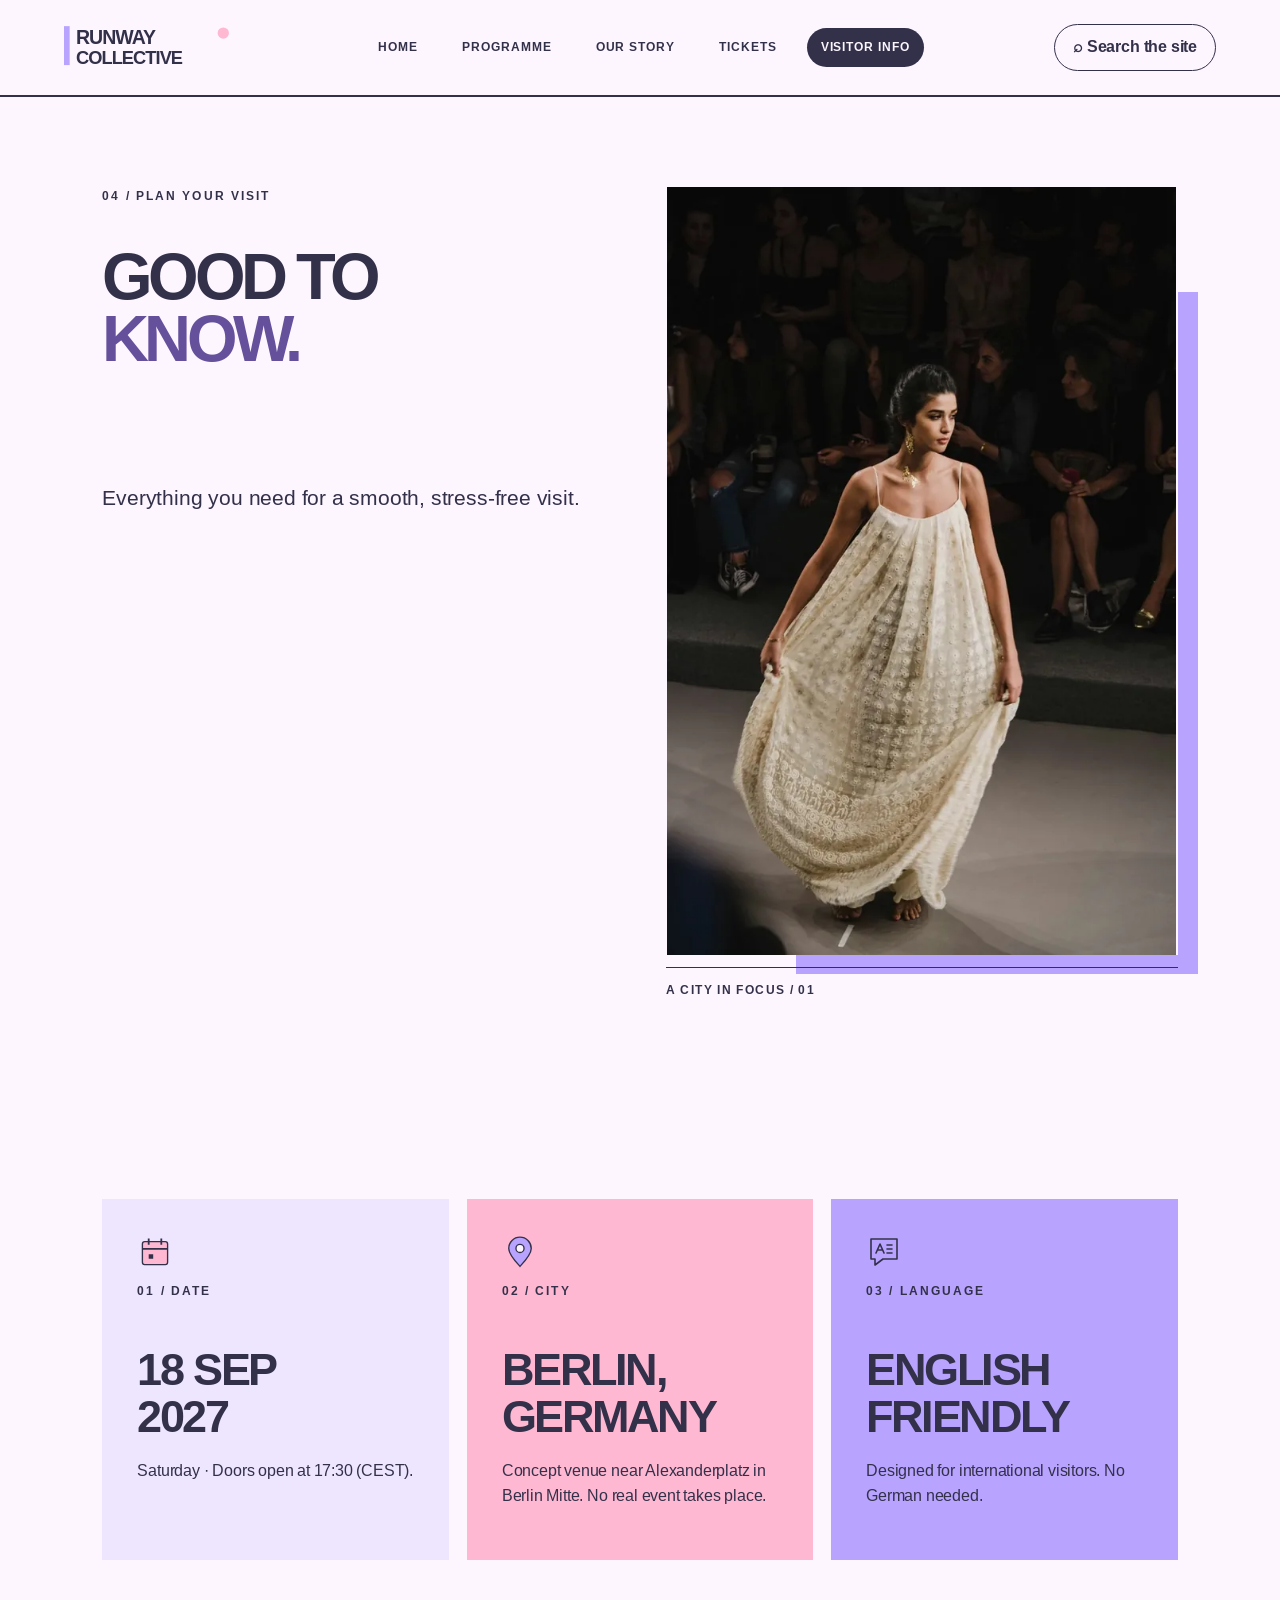
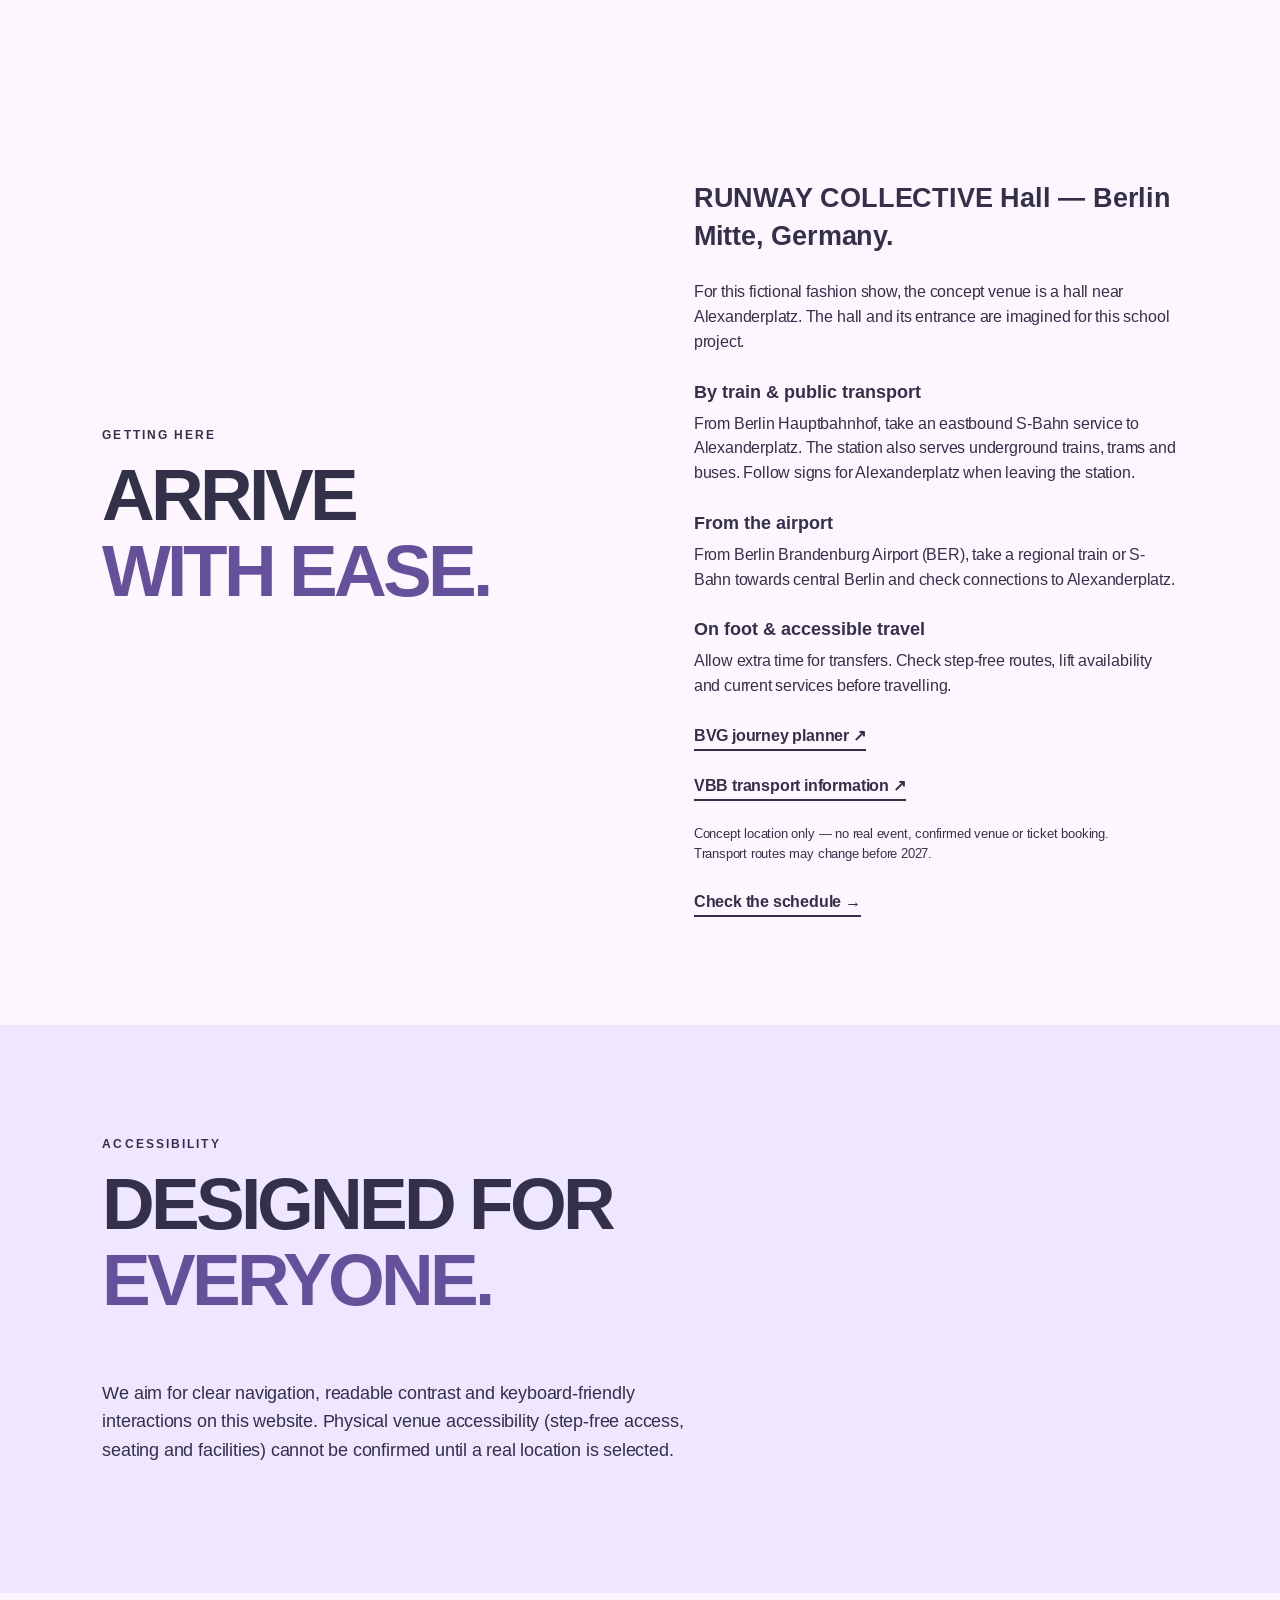
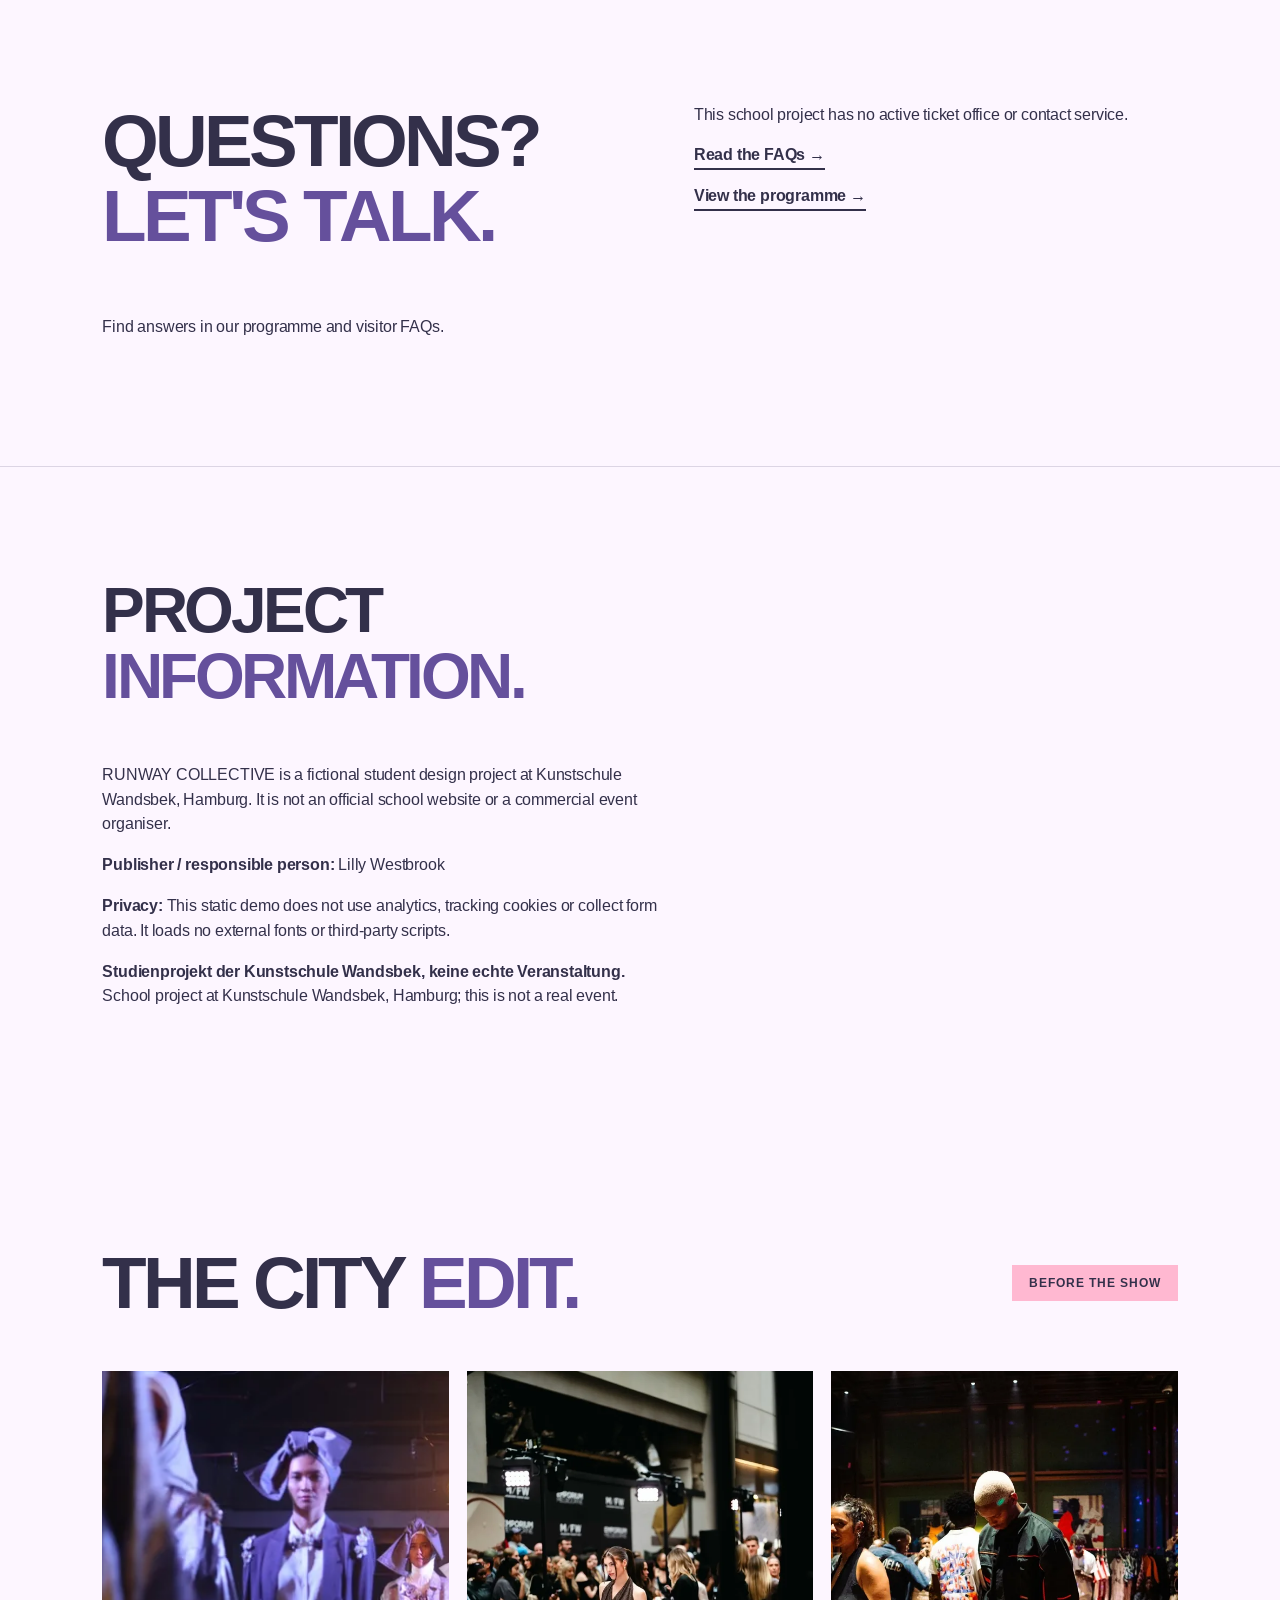
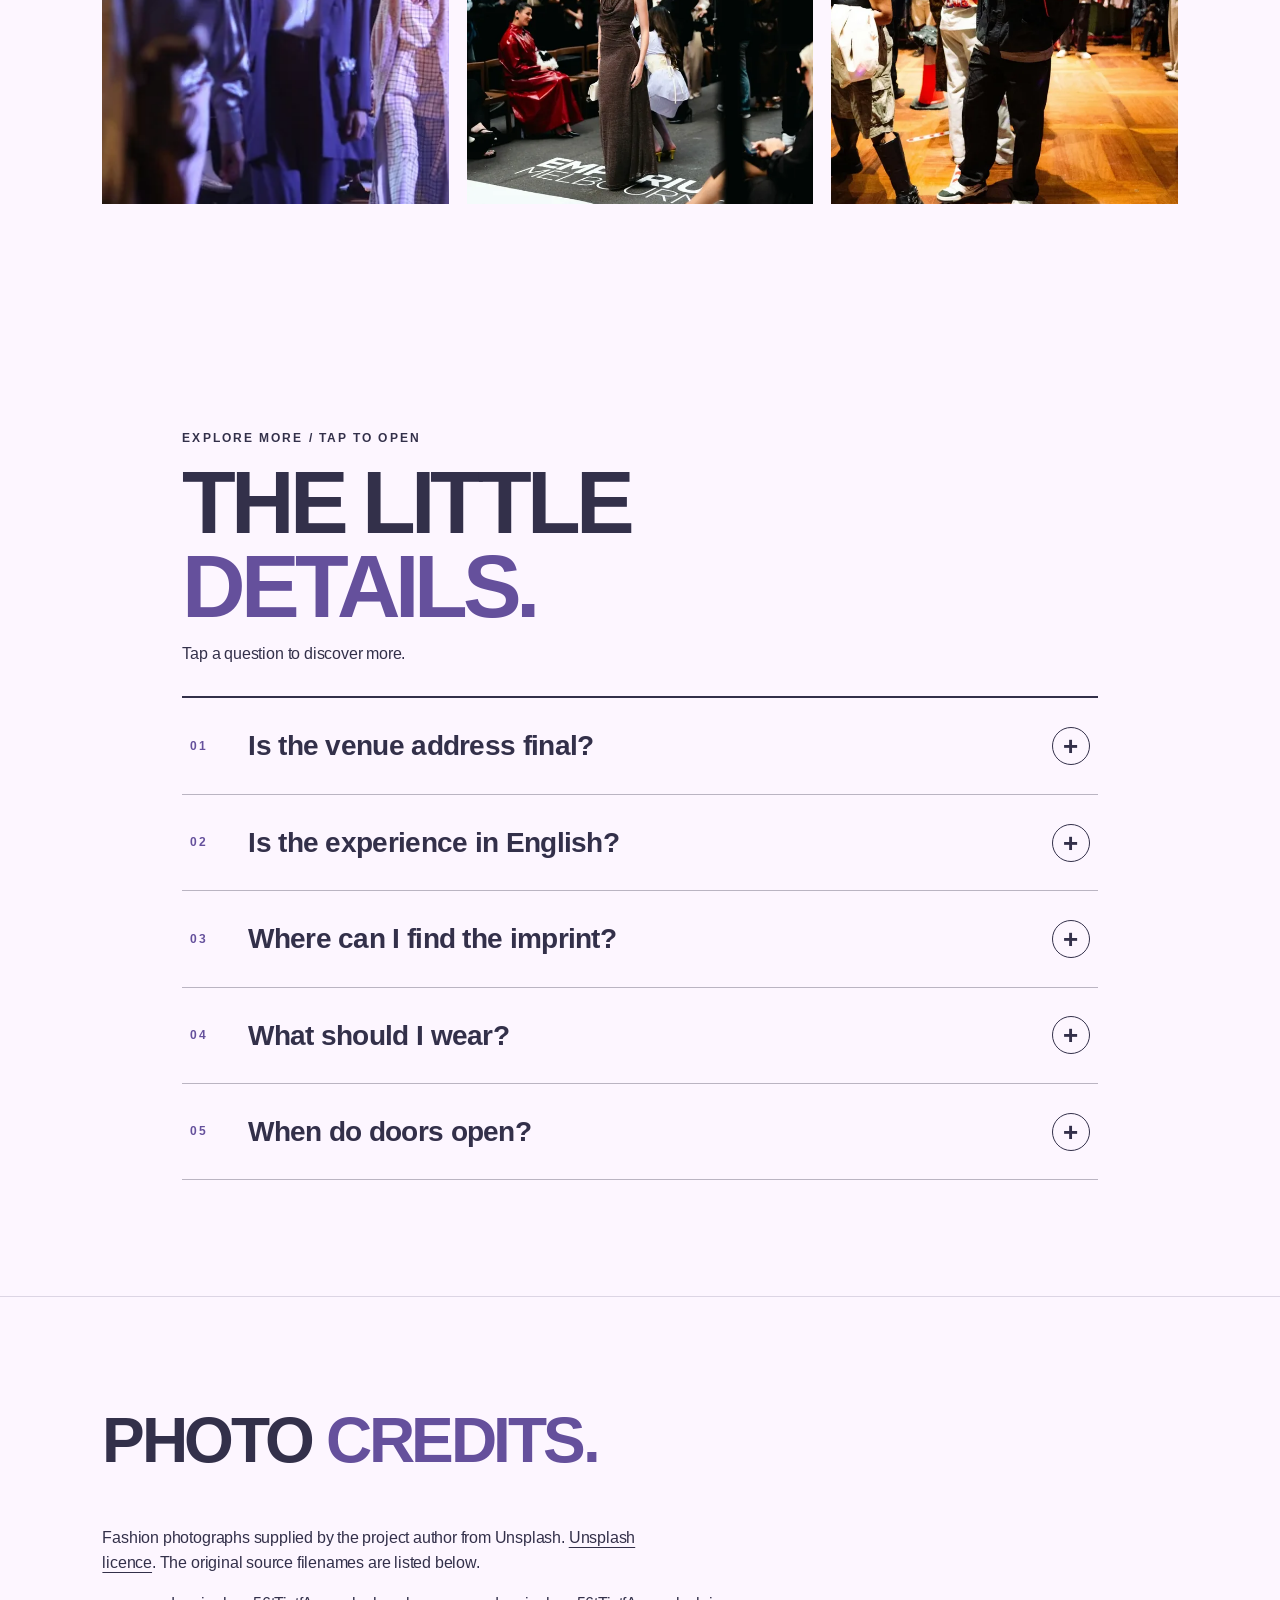
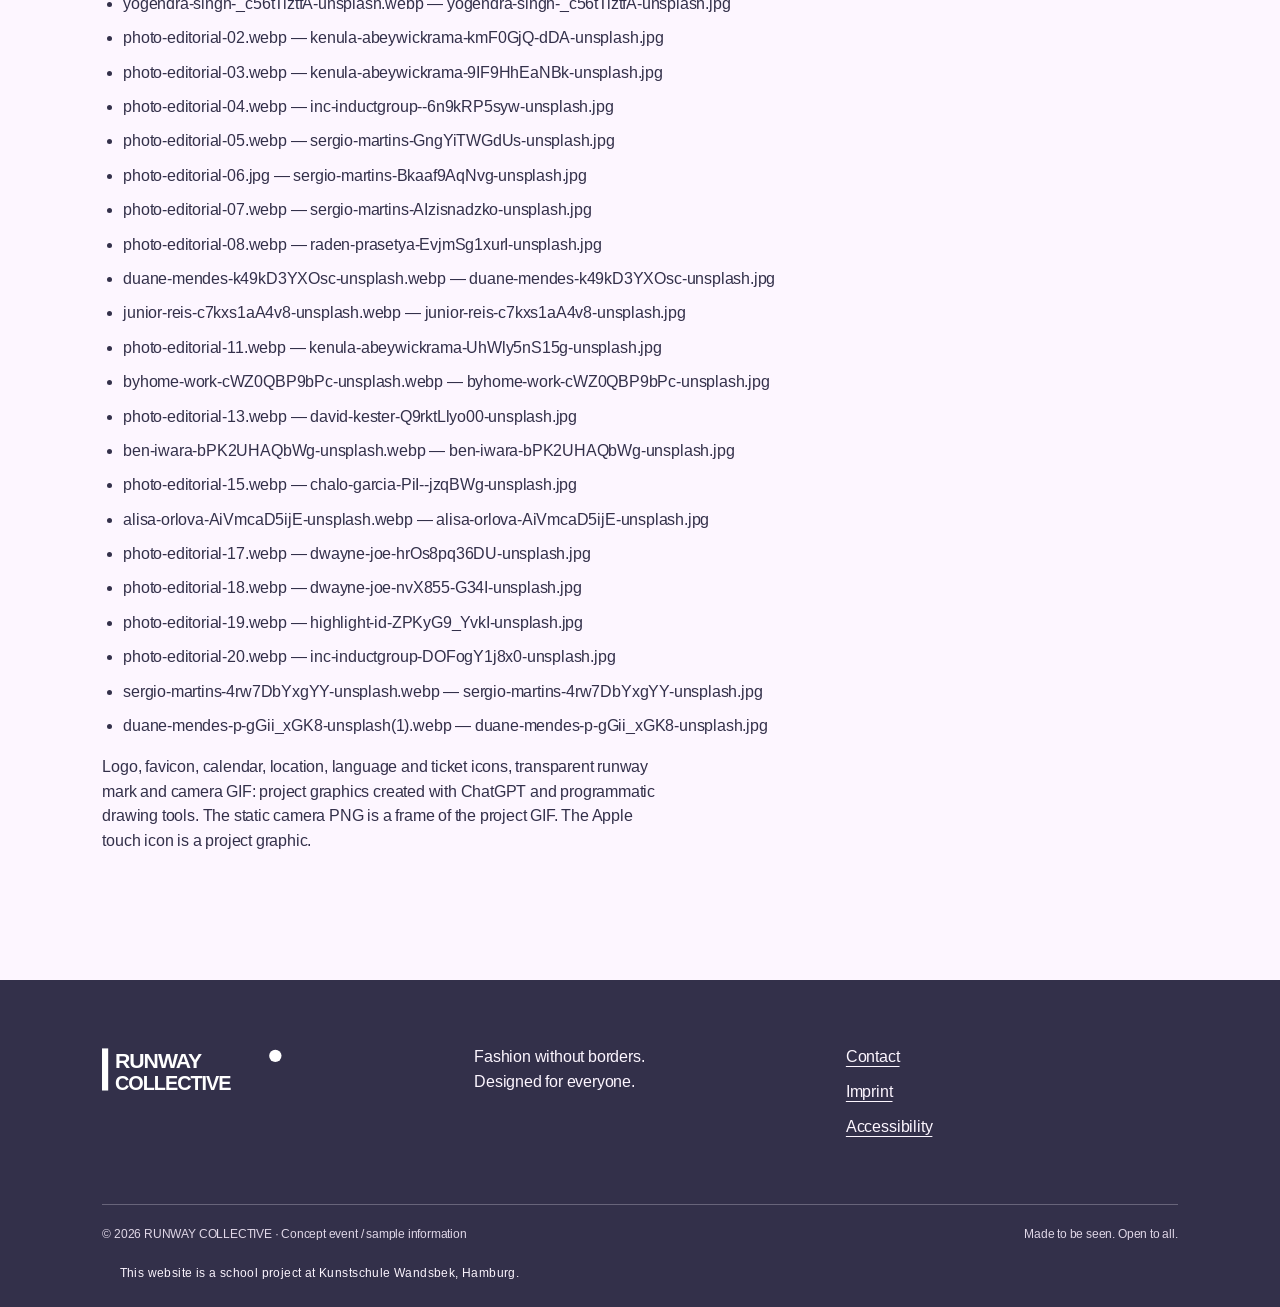
<file: infos.html>
<!DOCTYPE html>

<html lang="en"><head><meta charset="utf-8"><meta content="width=device-width,initial-scale=1" name="viewport"><meta content="#33304A" name="theme-color"><meta content="Plan your visit to the fictional RUNWAY COLLECTIVE fashion show in Berlin with English travel guidance, accessibility information, FAQs and photo credits." name="description"><title>Visitor Information and FAQ | RUNWAY COLLECTIVE</title><link href="css/style.css" rel="stylesheet"><link href="assets/images/favicon.svg" rel="icon" type="image/svg+xml"><link href="assets/images/apple-touch-icon.png" rel="apple-touch-icon" sizes="180x180"></head><body><a class="skip-link" href="#main">Skip to content</a><div aria-hidden="true" class="scroll-progress"></div><header class="site-header"><div class="header-inner"><a aria-label="RUNWAY COLLECTIVE, home" class="logo" href="index.html"><img alt="RUNWAY COLLECTIVE" height="58" src="assets/images/logo.svg" width="202"></a><nav aria-label="Main navigation" class="nav" id="main-nav"><a href="index.html">Home</a><a href="programm.html">Programme</a><a href="story.html">Our story</a><a href="tickets.html">Tickets</a><a aria-current="page" href="infos.html">Visitor info</a></nav><details class="site-search topic-search rc-search"><summary>⌕ Search the site</summary><div class="topic-menu"><form action="404.html" method="get" role="search"><label for="rc-query">Search term</label><div class="rc-search-row"><input id="rc-query" name="q" placeholder="Type a topic…" required="" type="search"><button aria-label="Search" type="submit">⌕</button></div></form><p class="rc-search-note">Choose a matching page below. Other searches open the 404 page.</p><a href="index.html">Home / fashion show</a><a href="programm.html">Programme / schedule</a><a href="story.html">Our story / designers</a><a href="tickets.html">Tickets / prices</a><a href="infos.html">Visitor info / location</a><a href="KI-Logbuch.pdf">KI-Logbuch.pdf</a></div></details></div></header><main id="main" tabindex="-1"><section class="page-hero editorial-opening"><div class="opening-copy"><p class="eyebrow">04 / PLAN YOUR VISIT</p><h1>GOOD TO<br><em>KNOW.</em></h1><p class="lead">Everything you need for a smooth, stress-free visit.</p></div><figure class="page-photo reveal full-format"><img alt="Model walking the runway in a flowing ivory dress" decoding="async" height="1600" loading="eager" src="assets/images/duane-mendes-k49kD3YXOsc-unsplash.webp" width="1059" srcset="assets/images/duane-mendes-k49kD3YXOsc-unsplash-360w.webp 360w, assets/images/duane-mendes-k49kD3YXOsc-unsplash-640w.webp 640w, assets/images/duane-mendes-k49kD3YXOsc-unsplash-960w.webp 960w, assets/images/duane-mendes-k49kD3YXOsc-unsplash.webp 1059w" sizes="(max-width: 900px) 100vw, 50vw" fetchpriority="high"><figcaption>A CITY IN FOCUS / 01</figcaption></figure></section><div class="section info-cards"><article><img alt="" class="info-icon" height="36" loading="lazy" src="assets/images/icon-calendar.svg" width="36"><span class="eyebrow">01 / DATE</span><h2>18 SEP<br><em>2027</em></h2><p>Saturday · Doors open at 17:30 (CEST).</p></article><article><img alt="" class="info-icon" height="36" loading="lazy" src="assets/images/icon-location.svg" width="36"><span class="eyebrow">02 / CITY</span><h2>BERLIN,<br><em>GERMANY</em></h2><p>Concept venue near Alexanderplatz in Berlin Mitte. No real event takes place.</p></article><article><img alt="" class="info-icon" height="36" loading="lazy" src="assets/images/icon-language.svg" width="36"><span class="eyebrow">03 / LANGUAGE</span><h2>ENGLISH<br><em>FRIENDLY</em></h2><p>Designed for international visitors. No German needed.</p></article></div><section class="section two-col reveal" id="anfahrt"><div><p class="eyebrow">GETTING HERE</p><h2>ARRIVE<br><em>WITH EASE.</em></h2></div><div class="travel-details"><p class="body-large">RUNWAY COLLECTIVE Hall — Berlin Mitte, Germany.</p><p>For this fictional fashion show, the concept venue is a hall near Alexanderplatz. The hall and its entrance are imagined for this school project.</p><h3>By train &amp; public transport</h3><p>From Berlin Hauptbahnhof, take an eastbound S-Bahn service to Alexanderplatz. The station also serves underground trains, trams and buses. Follow signs for Alexanderplatz when leaving the station.</p><h3>From the airport</h3><p>From Berlin Brandenburg Airport (BER), take a regional train or S-Bahn towards central Berlin and check connections to Alexanderplatz.</p><h3>On foot &amp; accessible travel</h3><p>Allow extra time for transfers. Check step-free routes, lift availability and current services before travelling.</p><p><a class="text-link" href="https://www.bvg.de/en">BVG journey planner ↗</a></p><p><a class="text-link" href="https://www.vbb.de/en/">VBB transport information ↗</a></p><p class="note">Concept location only — no real event, confirmed venue or ticket booking. Transport routes may change before 2027.</p><a class="text-link" href="programm.html">Check the schedule →</a></div></section><section class="section accessibility" id="accessibility"><p class="eyebrow">ACCESSIBILITY</p><h2>DESIGNED FOR<br><em>EVERYONE.</em></h2><p>We aim for clear navigation, readable contrast and keyboard-friendly interactions on this website. Physical venue accessibility (step-free access, seating and facilities) cannot be confirmed until a real location is selected.</p></section><section class="section contact" id="contact"><div><h2>QUESTIONS?<br><em>LET'S TALK.</em></h2><p>Find answers in our programme and visitor FAQs.</p></div><div><p>This school project has no active ticket office or contact service.</p><p><a class="text-link" href="#faq">Read the FAQs →</a></p><p><a class="text-link" href="programm.html">View the programme →</a></p></div></section><section class="section imprint" id="impressum"><h2>PROJECT<br><em>INFORMATION.</em></h2><p>RUNWAY COLLECTIVE is a fictional student design project at Kunstschule Wandsbek, Hamburg. It is not an official school website or a commercial event organiser.</p><p><strong>Publisher / responsible person:</strong> Lilly Westbrook</p><p><strong>Privacy:</strong> This static demo does not use analytics, tracking cookies or collect form data. It loads no external fonts or third-party scripts.</p><p><strong>Studienprojekt der Kunstschule Wandsbek, keine echte Veranstaltung.</strong> School project at Kunstschule Wandsbek, Hamburg; this is not a real event.</p></section><section class="section visitor-gallery"><div class="section-heading"><h2>THE CITY <em>EDIT.</em></h2><span class="pill">BEFORE THE SHOW</span></div><div class="photo-grid"><figure class="editorial-photo reveal"><img alt="Models in tailored outfits and oversized bows on a runway" height="1066" loading="lazy" src="assets/images/photo-editorial-08.webp" width="1600" srcset="assets/images/photo-editorial-08-360w.webp 360w, assets/images/photo-editorial-08-640w.webp 640w, assets/images/photo-editorial-08-960w.webp 960w, assets/images/photo-editorial-08.webp 1600w" sizes="(max-width: 650px) 100vw, (max-width: 900px) 50vw, 50vw"><figcaption>GUEST PERSPECTIVE / 01</figcaption></figure><figure class="editorial-photo reveal"><img alt="Model in a long dark dress walking through a fashion show" height="1600" loading="lazy" src="assets/images/photo-editorial-11.webp" width="1066" srcset="assets/images/photo-editorial-11-360w.webp 360w, assets/images/photo-editorial-11-640w.webp 640w, assets/images/photo-editorial-11-960w.webp 960w, assets/images/photo-editorial-11.webp 1066w" sizes="(max-width: 650px) 100vw, (max-width: 900px) 50vw, 50vw"><figcaption>THE CITY EDIT / 02</figcaption></figure><figure class="editorial-photo reveal"><img alt="Visitors wearing streetwear at a fashion event" decoding="async" height="1800" loading="lazy" src="assets/images/photo-editorial-18.webp" width="1200" srcset="assets/images/photo-editorial-18-360w.webp 360w, assets/images/photo-editorial-18-640w.webp 640w, assets/images/photo-editorial-18-960w.webp 960w, assets/images/photo-editorial-18.webp 1200w" sizes="(max-width: 650px) 100vw, (max-width: 900px) 50vw, 50vw"><figcaption>GUEST PERSPECTIVE / 18</figcaption></figure></div></section><section aria-labelledby="faq-heading" class="section interaction-section" id="faq"><div class="interaction-intro reveal"><p class="eyebrow">EXPLORE MORE / TAP TO OPEN</p><h2 id="faq-heading">THE LITTLE <em>DETAILS.</em></h2><p>Tap a question to discover more.</p></div><div class="faq-stack"><details class="faq-item reveal"><summary><span class="faq-number">01</span><span>Is the venue address final?</span><span aria-hidden="true" class="faq-plus">+</span></summary><div class="faq-answer">No. Venue information is illustrative and must be confirmed for a real event.</div></details><details class="faq-item reveal"><summary><span class="faq-number">02</span><span>Is the experience in English?</span><span aria-hidden="true" class="faq-plus">+</span></summary><div class="faq-answer">Yes. This concept is designed for visitors who do not speak German.</div></details><details class="faq-item reveal"><summary><span class="faq-number">03</span><span>Where can I find the imprint?</span><span aria-hidden="true" class="faq-plus">+</span></summary><div class="faq-answer">Use the Imprint link in the footer to jump directly to the relevant section.</div></details><details class="faq-item reveal"><summary><span class="faq-number">04</span><span>What should I wear?</span><span aria-hidden="true" class="faq-plus">+</span></summary><div class="faq-answer">There is no formal dress code. Choose an outfit that makes you feel comfortable.</div></details><details class="faq-item reveal"><summary><span class="faq-number">05</span><span>When do doors open?</span><span aria-hidden="true" class="faq-plus">+</span></summary><div class="faq-answer">The sample programme starts with doors opening at 17:30 CEST on 18 September 2027.</div></details></div></section><section class="section imprint" id="bildnachweis"><h2>PHOTO <em>CREDITS.</em></h2><p>Fashion photographs supplied by the project author from Unsplash. <a href="https://unsplash.com/license">Unsplash licence</a>. The original source filenames are listed below.</p><ul class="photo-credits-list"><li>yogendra-singh-_c56tTiztfA-unsplash.webp — yogendra-singh-_c56tTiztfA-unsplash.jpg</li><li>photo-editorial-02.webp — kenula-abeywickrama-kmF0GjQ-dDA-unsplash.jpg</li><li>photo-editorial-03.webp — kenula-abeywickrama-9IF9HhEaNBk-unsplash.jpg</li><li>photo-editorial-04.webp — inc-inductgroup--6n9kRP5syw-unsplash.jpg</li><li>photo-editorial-05.webp — sergio-martins-GngYiTWGdUs-unsplash.jpg</li><li>photo-editorial-06.jpg — sergio-martins-Bkaaf9AqNvg-unsplash.jpg</li><li>photo-editorial-07.webp — sergio-martins-AIzisnadzko-unsplash.jpg</li><li>photo-editorial-08.webp — raden-prasetya-EvjmSg1xurI-unsplash.jpg</li><li>duane-mendes-k49kD3YXOsc-unsplash.webp — duane-mendes-k49kD3YXOsc-unsplash.jpg</li><li>junior-reis-c7kxs1aA4v8-unsplash.webp — junior-reis-c7kxs1aA4v8-unsplash.jpg</li><li>photo-editorial-11.webp — kenula-abeywickrama-UhWly5nS15g-unsplash.jpg</li><li>byhome-work-cWZ0QBP9bPc-unsplash.webp — byhome-work-cWZ0QBP9bPc-unsplash.jpg</li><li>photo-editorial-13.webp — david-kester-Q9rktLlyo00-unsplash.jpg</li><li>ben-iwara-bPK2UHAQbWg-unsplash.webp — ben-iwara-bPK2UHAQbWg-unsplash.jpg</li><li>photo-editorial-15.webp — chalo-garcia-PiI--jzqBWg-unsplash.jpg</li><li>alisa-orlova-AiVmcaD5ijE-unsplash.webp — alisa-orlova-AiVmcaD5ijE-unsplash.jpg</li><li>photo-editorial-17.webp — dwayne-joe-hrOs8pq36DU-unsplash.jpg</li><li>photo-editorial-18.webp — dwayne-joe-nvX855-G34I-unsplash.jpg</li><li>photo-editorial-19.webp — highlight-id-ZPKyG9_YvkI-unsplash.jpg</li><li>photo-editorial-20.webp — inc-inductgroup-DOFogY1j8x0-unsplash.jpg</li><li>sergio-martins-4rw7DbYxgYY-unsplash.webp — sergio-martins-4rw7DbYxgYY-unsplash.jpg</li><li>duane-mendes-p-gGii_xGK8-unsplash(1).webp — duane-mendes-p-gGii_xGK8-unsplash.jpg</li></ul><p>Logo, favicon, calendar, location, language and ticket icons, transparent runway mark and camera GIF: project graphics created with ChatGPT and programmatic drawing tools. The static camera PNG is a frame of the project GIF. The Apple touch icon is a project graphic.</p></section></main><footer class="footer"><div class="footer-top"><div class="footer-logo"><img alt="RUNWAY COLLECTIVE" height="63" loading="lazy" src="assets/images/logo.svg" width="185"></div><p>Fashion without borders.<br>Designed for everyone.</p><div><a href="infos.html#contact">Contact</a><a href="infos.html#impressum">Imprint</a><a href="infos.html#accessibility">Accessibility</a></div></div><div class="footer-bottom"><span>© 2026 RUNWAY COLLECTIVE · Concept event / sample information</span><span>Made to be seen. Open to all.</span></div><p class="school-project-note">This website is a school project at Kunstschule Wandsbek, Hamburg.</p></footer></body></html>
</file>
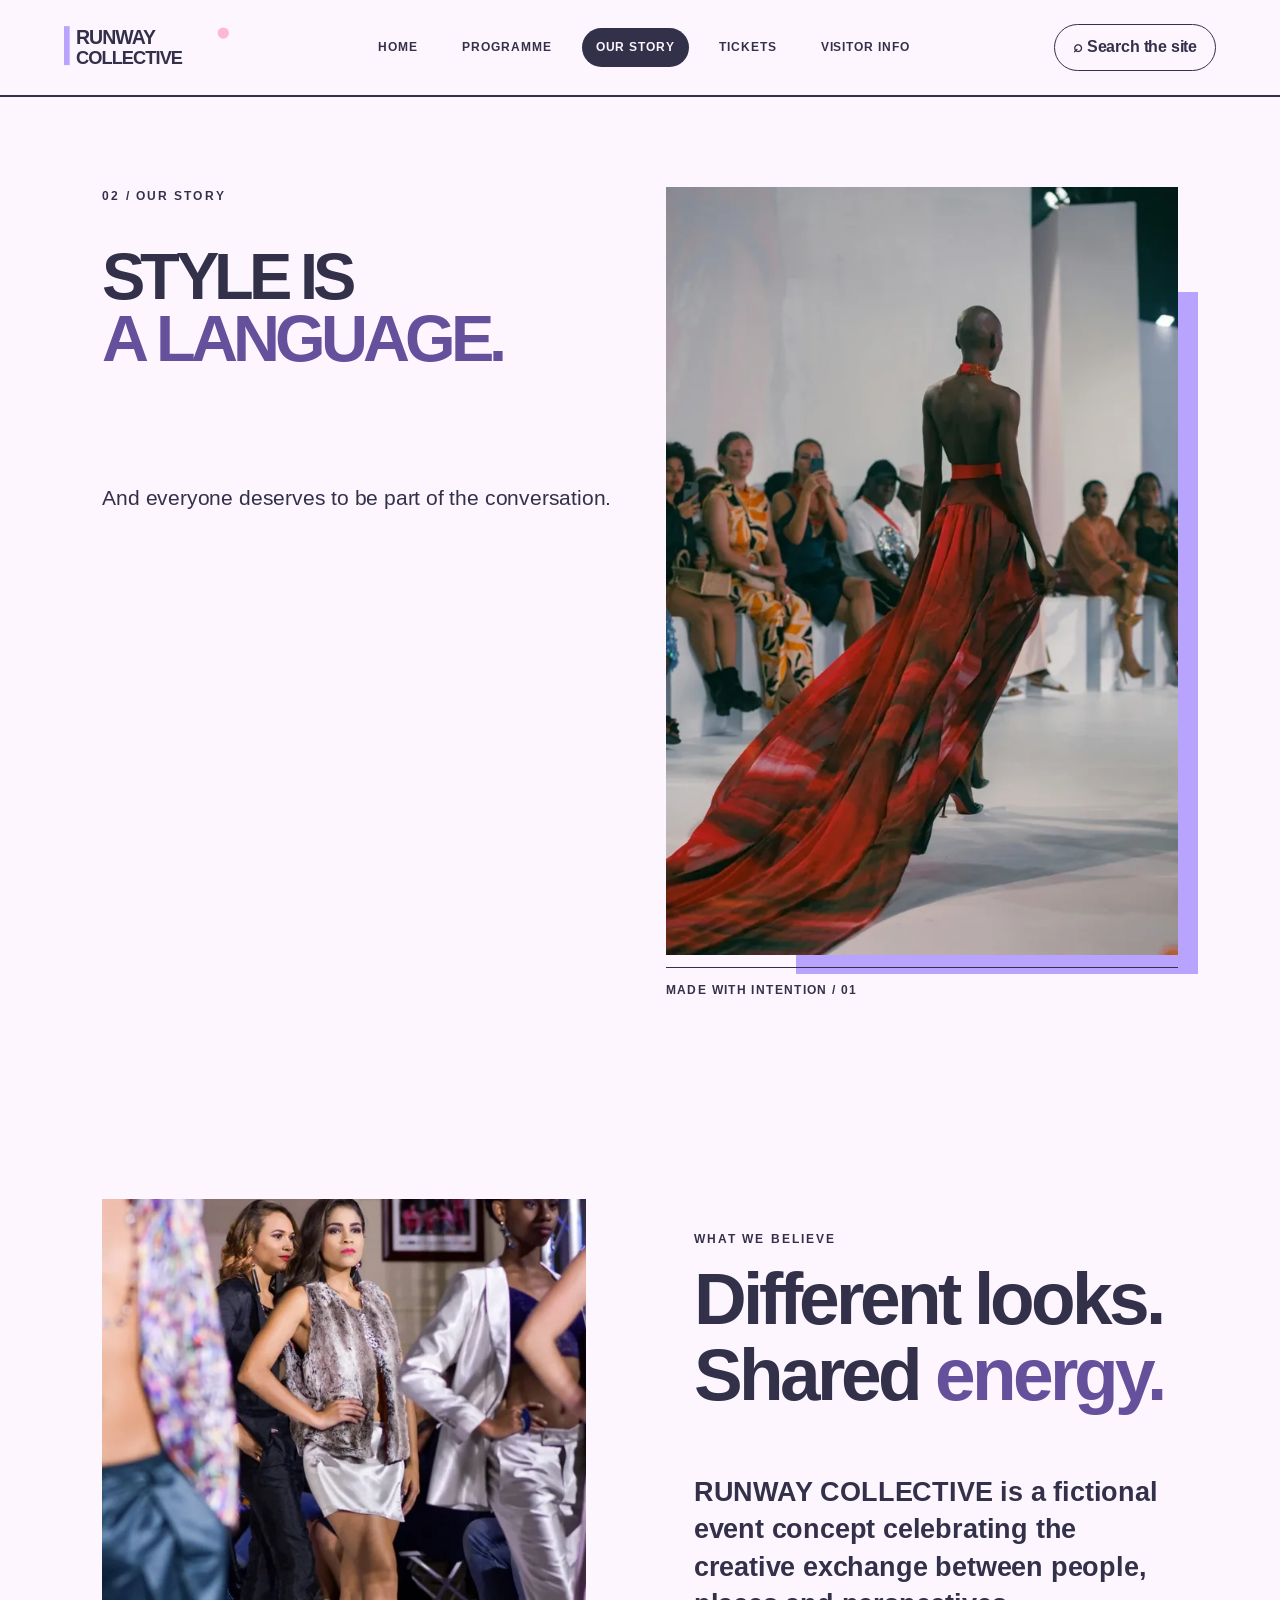
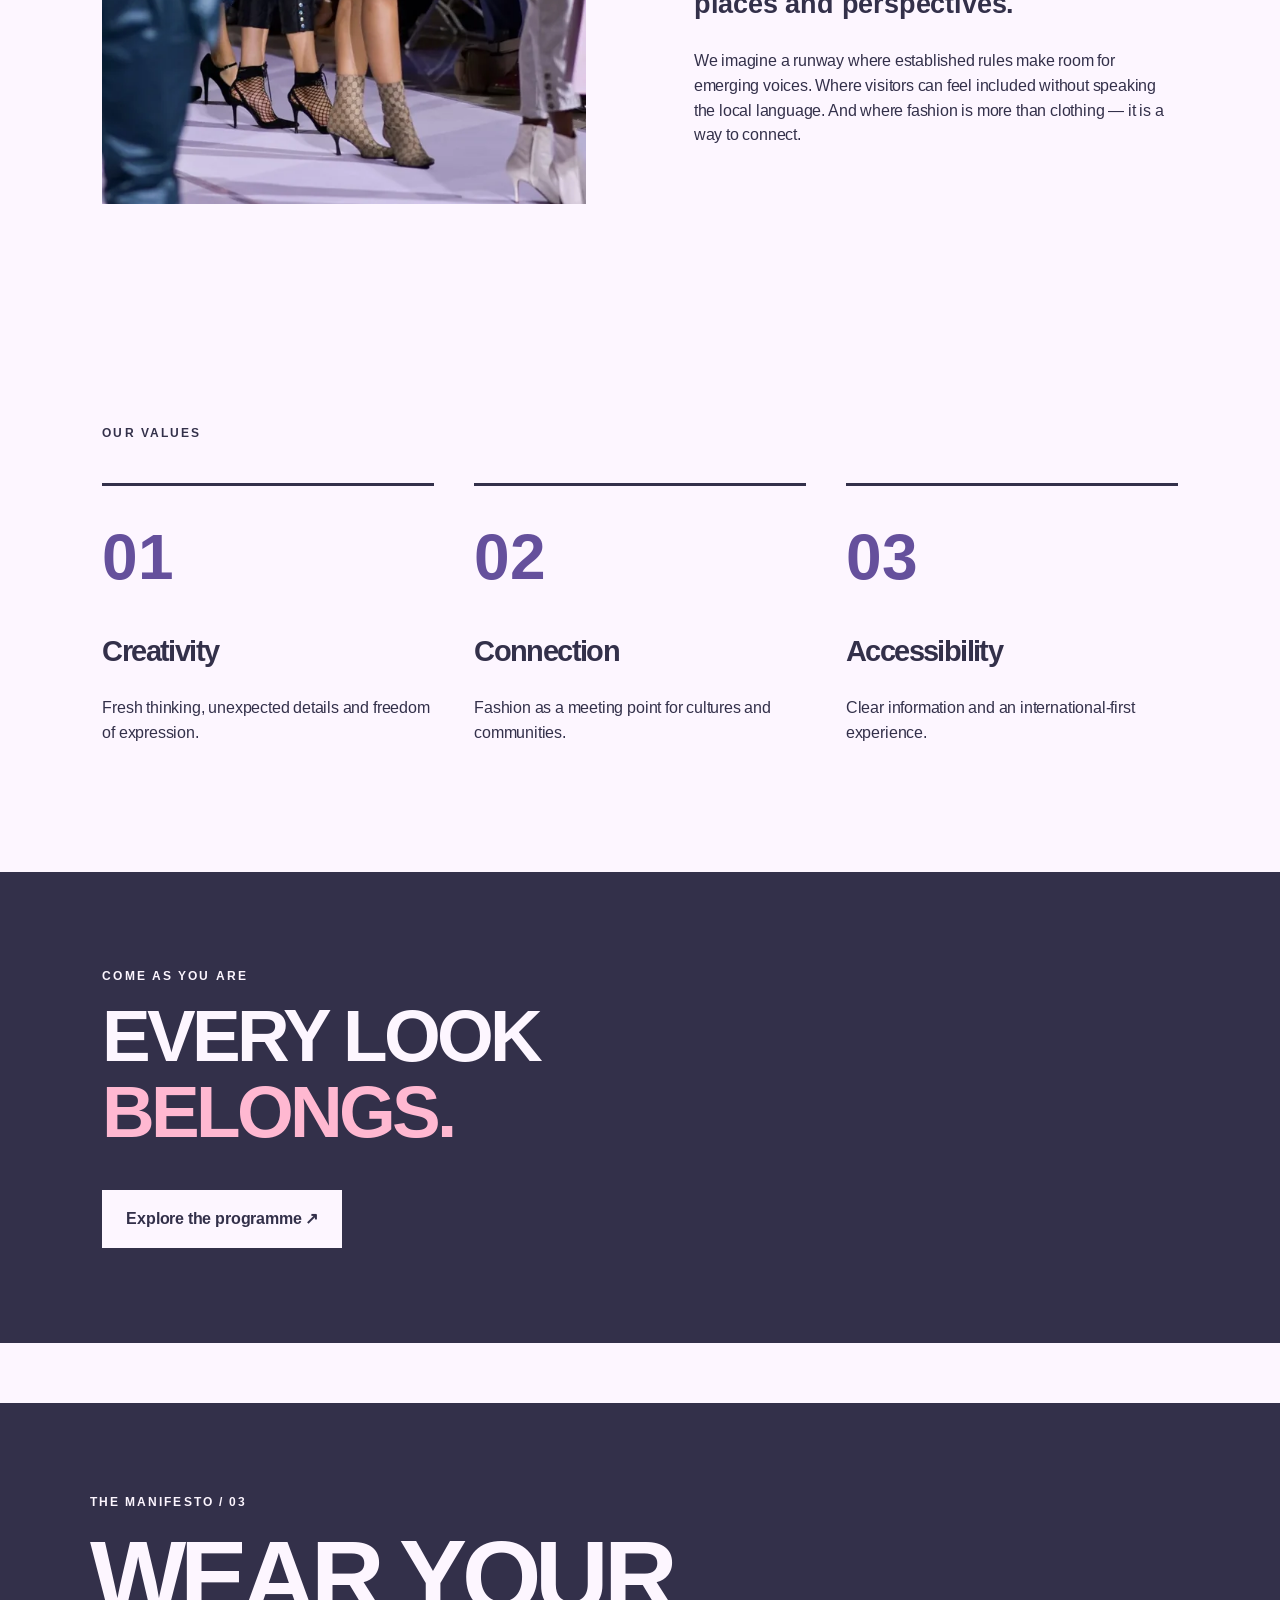
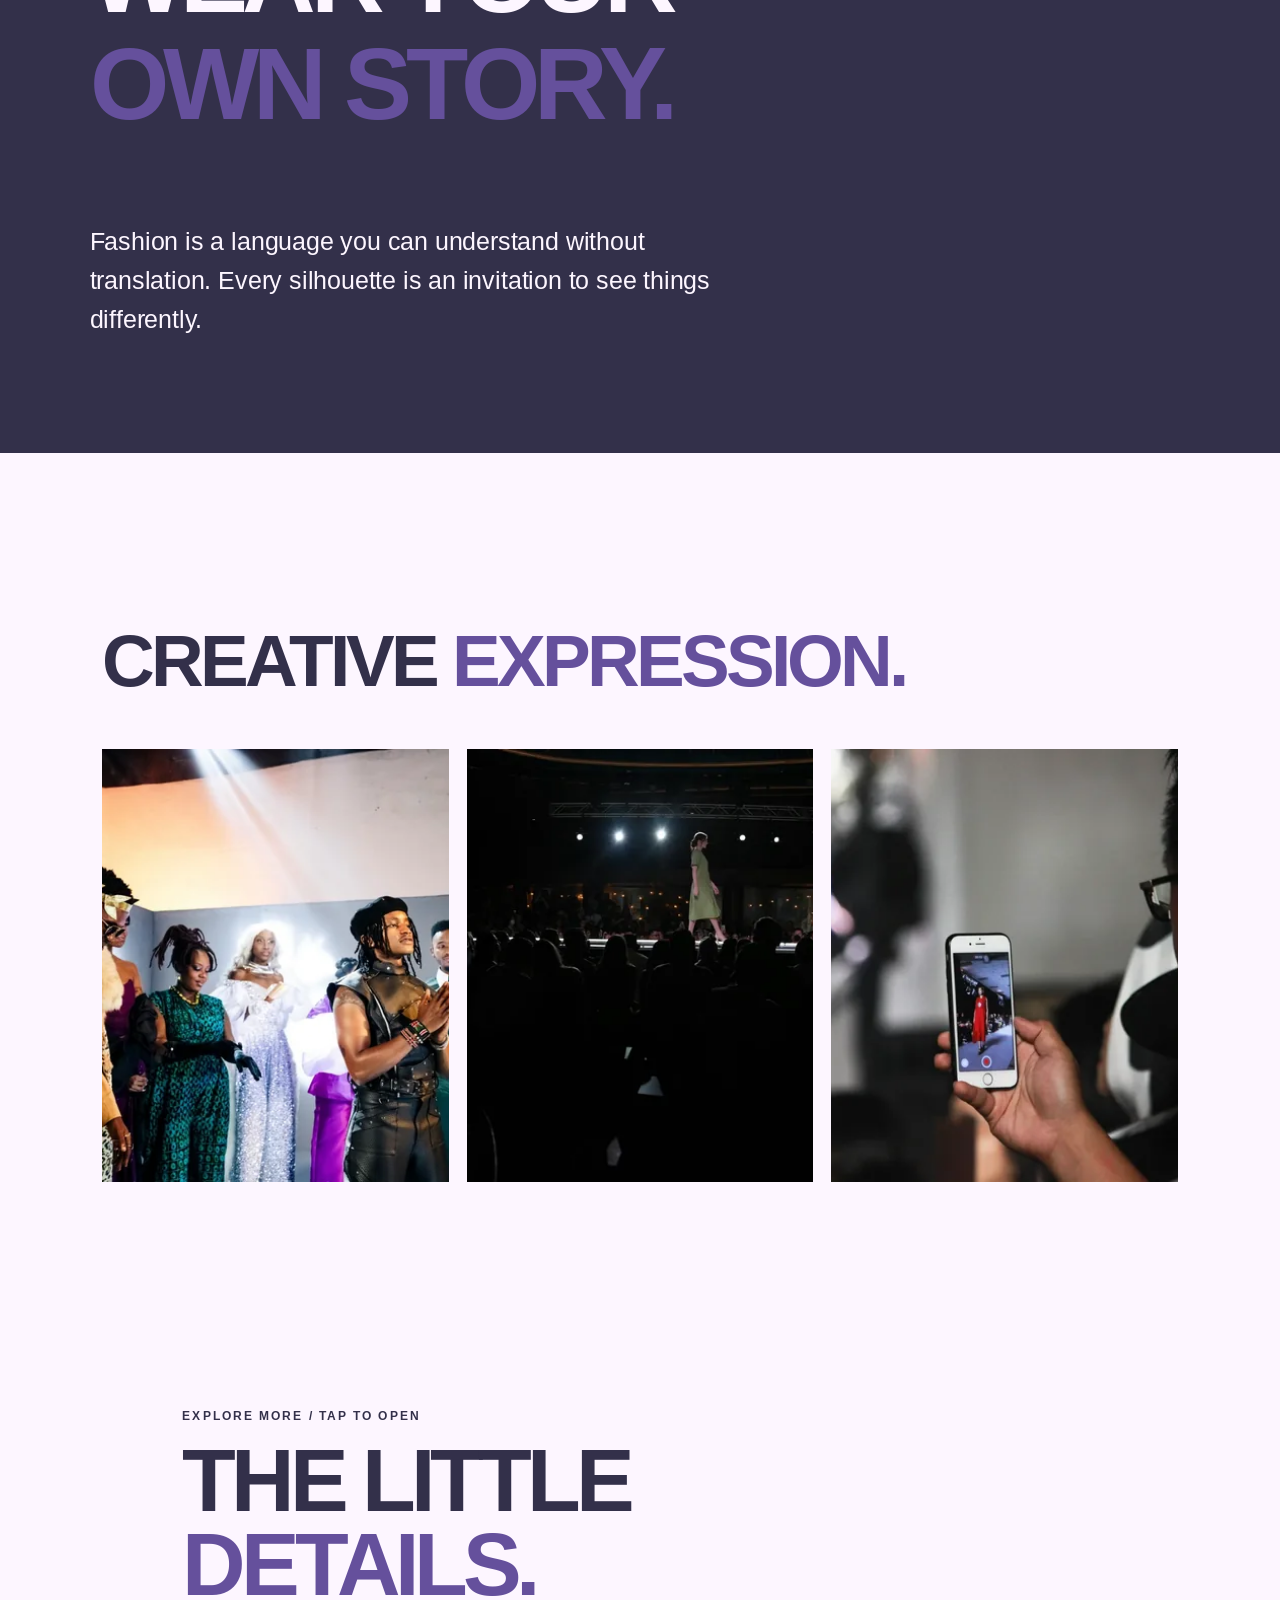
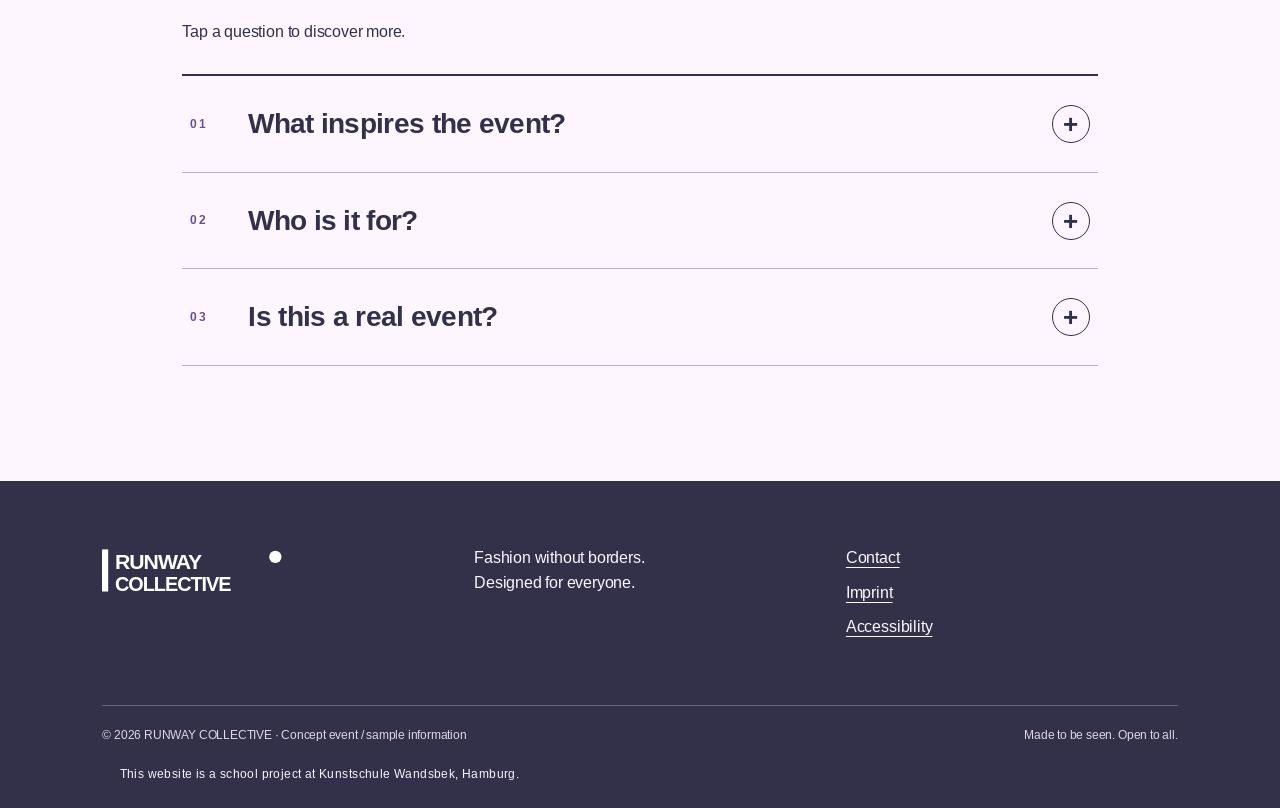
<file: story.html>
<!DOCTYPE html>

<html lang="en"><head><meta charset="utf-8"><meta content="width=device-width,initial-scale=1" name="viewport"><meta content="#33304A" name="theme-color"><meta content="Meet the creative vision behind RUNWAY COLLECTIVE, a fictional fashion show celebrating individual expression, international design and cultural exchange." name="description"><title>Our Story and Creative Vision | RUNWAY COLLECTIVE</title><link href="css/style.css" rel="stylesheet"><link href="assets/images/favicon.svg" rel="icon" type="image/svg+xml"><link href="assets/images/apple-touch-icon.png" rel="apple-touch-icon" sizes="180x180"></head><body><a class="skip-link" href="#main">Skip to content</a><div aria-hidden="true" class="scroll-progress"></div><header class="site-header"><div class="header-inner"><a aria-label="RUNWAY COLLECTIVE, home" class="logo" href="index.html"><img alt="RUNWAY COLLECTIVE" height="58" src="assets/images/logo.svg" width="202"></a><nav aria-label="Main navigation" class="nav" id="main-nav"><a href="index.html">Home</a><a href="programm.html">Programme</a><a aria-current="page" href="story.html">Our story</a><a href="tickets.html">Tickets</a><a href="infos.html">Visitor info</a></nav><details class="site-search topic-search rc-search"><summary>⌕ Search the site</summary><div class="topic-menu"><form action="404.html" method="get" role="search"><label for="rc-query">Search term</label><div class="rc-search-row"><input id="rc-query" name="q" placeholder="Type a topic…" required="" type="search"><button aria-label="Search" type="submit">⌕</button></div></form><p class="rc-search-note">Choose a matching page below. Other searches open the 404 page.</p><a href="index.html">Home / fashion show</a><a href="programm.html">Programme / schedule</a><a href="story.html">Our story / designers</a><a href="tickets.html">Tickets / prices</a><a href="infos.html">Visitor info / location</a><a href="KI-Logbuch.pdf">KI-Logbuch.pdf</a></div></details></div></header><main id="main" tabindex="-1"><section class="page-hero editorial-opening"><div class="opening-copy"><p class="eyebrow">02 / OUR STORY</p><h1>STYLE IS<br><em>A LANGUAGE.</em></h1><p class="lead">And everyone deserves to be part of the conversation.</p></div><figure class="page-photo reveal full-format"><img alt="Model wearing a flowing red gown on the runway" decoding="async" height="1800" loading="eager" src="assets/images/ben-iwara-bPK2UHAQbWg-unsplash.webp" width="1200" srcset="assets/images/ben-iwara-bPK2UHAQbWg-unsplash-360w.webp 360w, assets/images/ben-iwara-bPK2UHAQbWg-unsplash-640w.webp 640w, assets/images/ben-iwara-bPK2UHAQbWg-unsplash-960w.webp 960w, assets/images/ben-iwara-bPK2UHAQbWg-unsplash.webp 1200w" sizes="(max-width: 900px) 100vw, 50vw" fetchpriority="high"><figcaption>MADE WITH INTENTION / 01</figcaption></figure></section><section class="section two-col reveal"><figure class="story-believe-photo editorial-photo reveal"><img alt="Models posing together on a runway" decoding="async" height="1600" loading="lazy" src="assets/images/photo-editorial-15.webp" width="1066" srcset="assets/images/photo-editorial-15-360w.webp 360w, assets/images/photo-editorial-15-640w.webp 640w, assets/images/photo-editorial-15-960w.webp 960w, assets/images/photo-editorial-15.webp 1066w" sizes="(max-width: 650px) 100vw, (max-width: 900px) 50vw, 50vw"><figcaption>DIFFERENT PERSPECTIVES / ONE RUNWAY</figcaption></figure><div><p class="eyebrow">WHAT WE BELIEVE</p><h2>Different looks.<br>Shared <em>energy.</em></h2><p class="body-large">RUNWAY COLLECTIVE is a fictional event concept celebrating the creative exchange between people, places and perspectives.</p><p>We imagine a runway where established rules make room for emerging voices. Where visitors can feel included without speaking the local language. And where fashion is more than clothing — it is a way to connect.</p></div></section><div class="section"><p class="eyebrow">OUR VALUES</p><div class="value-grid"><article><span class="big-number">01</span><h3>Creativity</h3><p>Fresh thinking, unexpected details and freedom of expression.</p></article><article><span class="big-number">02</span><h3>Connection</h3><p>Fashion as a meeting point for cultures and communities.</p></article><article><span class="big-number">03</span><h3>Accessibility</h3><p>Clear information and an international-first experience.</p></article></div></div><section class="cta reveal"><p class="eyebrow">COME AS YOU ARE</p><h2>EVERY LOOK<br><em>BELONGS.</em></h2><a class="btn light" href="programm.html">Explore the programme ↗</a></section><section class="section manifesto-panel reveal"><p class="eyebrow">THE MANIFESTO / 03</p><h2>WEAR YOUR<br><em>OWN STORY.</em></h2><p>Fashion is a language you can understand without translation. Every silhouette is an invitation to see things differently.</p></section><section class="section"><div class="section-heading"><h2>CREATIVE <em>EXPRESSION.</em></h2></div><div class="photo-grid"><figure class="editorial-photo reveal"><img alt="Fashion performers in expressive outfits on stage" decoding="async" height="1200" loading="lazy" src="assets/images/photo-editorial-17.webp" width="1800" srcset="assets/images/photo-editorial-17-360w.webp 360w, assets/images/photo-editorial-17-640w.webp 640w, assets/images/photo-editorial-17-960w.webp 960w, assets/images/photo-editorial-17.webp 1800w" sizes="(max-width: 650px) 100vw, (max-width: 900px) 50vw, 50vw"><figcaption>CREATIVE EXPRESSION / 17</figcaption></figure>
<figure class="editorial-photo reveal"><img alt="Model walking along an illuminated runway" decoding="async" height="1201" loading="lazy" src="assets/images/photo-editorial-20.webp" width="1800" srcset="assets/images/photo-editorial-20-360w.webp 360w, assets/images/photo-editorial-20-640w.webp 640w, assets/images/photo-editorial-20-960w.webp 960w, assets/images/photo-editorial-20.webp 1800w" sizes="(max-width: 650px) 100vw, (max-width: 900px) 50vw, 50vw"><figcaption>ON THE CATWALK / 20</figcaption></figure>
<figure class="editorial-photo reveal"><img alt="Guest recording a runway show on a phone" decoding="async" height="1200" loading="lazy" src="assets/images/photo-editorial-19.webp" width="1800" srcset="assets/images/photo-editorial-19-360w.webp 360w, assets/images/photo-editorial-19-640w.webp 640w, assets/images/photo-editorial-19-960w.webp 960w, assets/images/photo-editorial-19.webp 1800w" sizes="(max-width: 650px) 100vw, (max-width: 900px) 50vw, 50vw"><figcaption>CAPTURE THE MOMENT / 19</figcaption></figure></div></section><section aria-labelledby="faq-heading" class="section interaction-section"><div class="interaction-intro reveal"><p class="eyebrow">EXPLORE MORE / TAP TO OPEN</p><h2 id="faq-heading">THE LITTLE <em>DETAILS.</em></h2><p>Tap a question to discover more.</p></div><div class="faq-stack"><details class="faq-item reveal"><summary><span class="faq-number">01</span><span>What inspires the event?</span><span aria-hidden="true" class="faq-plus">+</span></summary><div class="faq-answer">The idea that fashion connects people through creativity beyond language.</div></details><details class="faq-item reveal"><summary><span class="faq-number">02</span><span>Who is it for?</span><span aria-hidden="true" class="faq-plus">+</span></summary><div class="faq-answer">Visitors, design enthusiasts and anyone curious about new fashion perspectives.</div></details><details class="faq-item reveal"><summary><span class="faq-number">03</span><span>Is this a real event?</span><span aria-hidden="true" class="faq-plus">+</span></summary><div class="faq-answer">This website is a school-project concept. Event details are illustrative.</div></details></div></section></main><footer class="footer"><div class="footer-top"><div class="footer-logo"><img alt="RUNWAY COLLECTIVE" height="63" loading="lazy" src="assets/images/logo.svg" width="185"></div><p>Fashion without borders.<br>Designed for everyone.</p><div><a href="infos.html#contact">Contact</a><a href="infos.html#impressum">Imprint</a><a href="infos.html#accessibility">Accessibility</a></div></div><div class="footer-bottom"><span>© 2026 RUNWAY COLLECTIVE · Concept event / sample information</span><span>Made to be seen. Open to all.</span></div><p class="school-project-note">This website is a school project at Kunstschule Wandsbek, Hamburg.</p></footer></body></html>
</file>
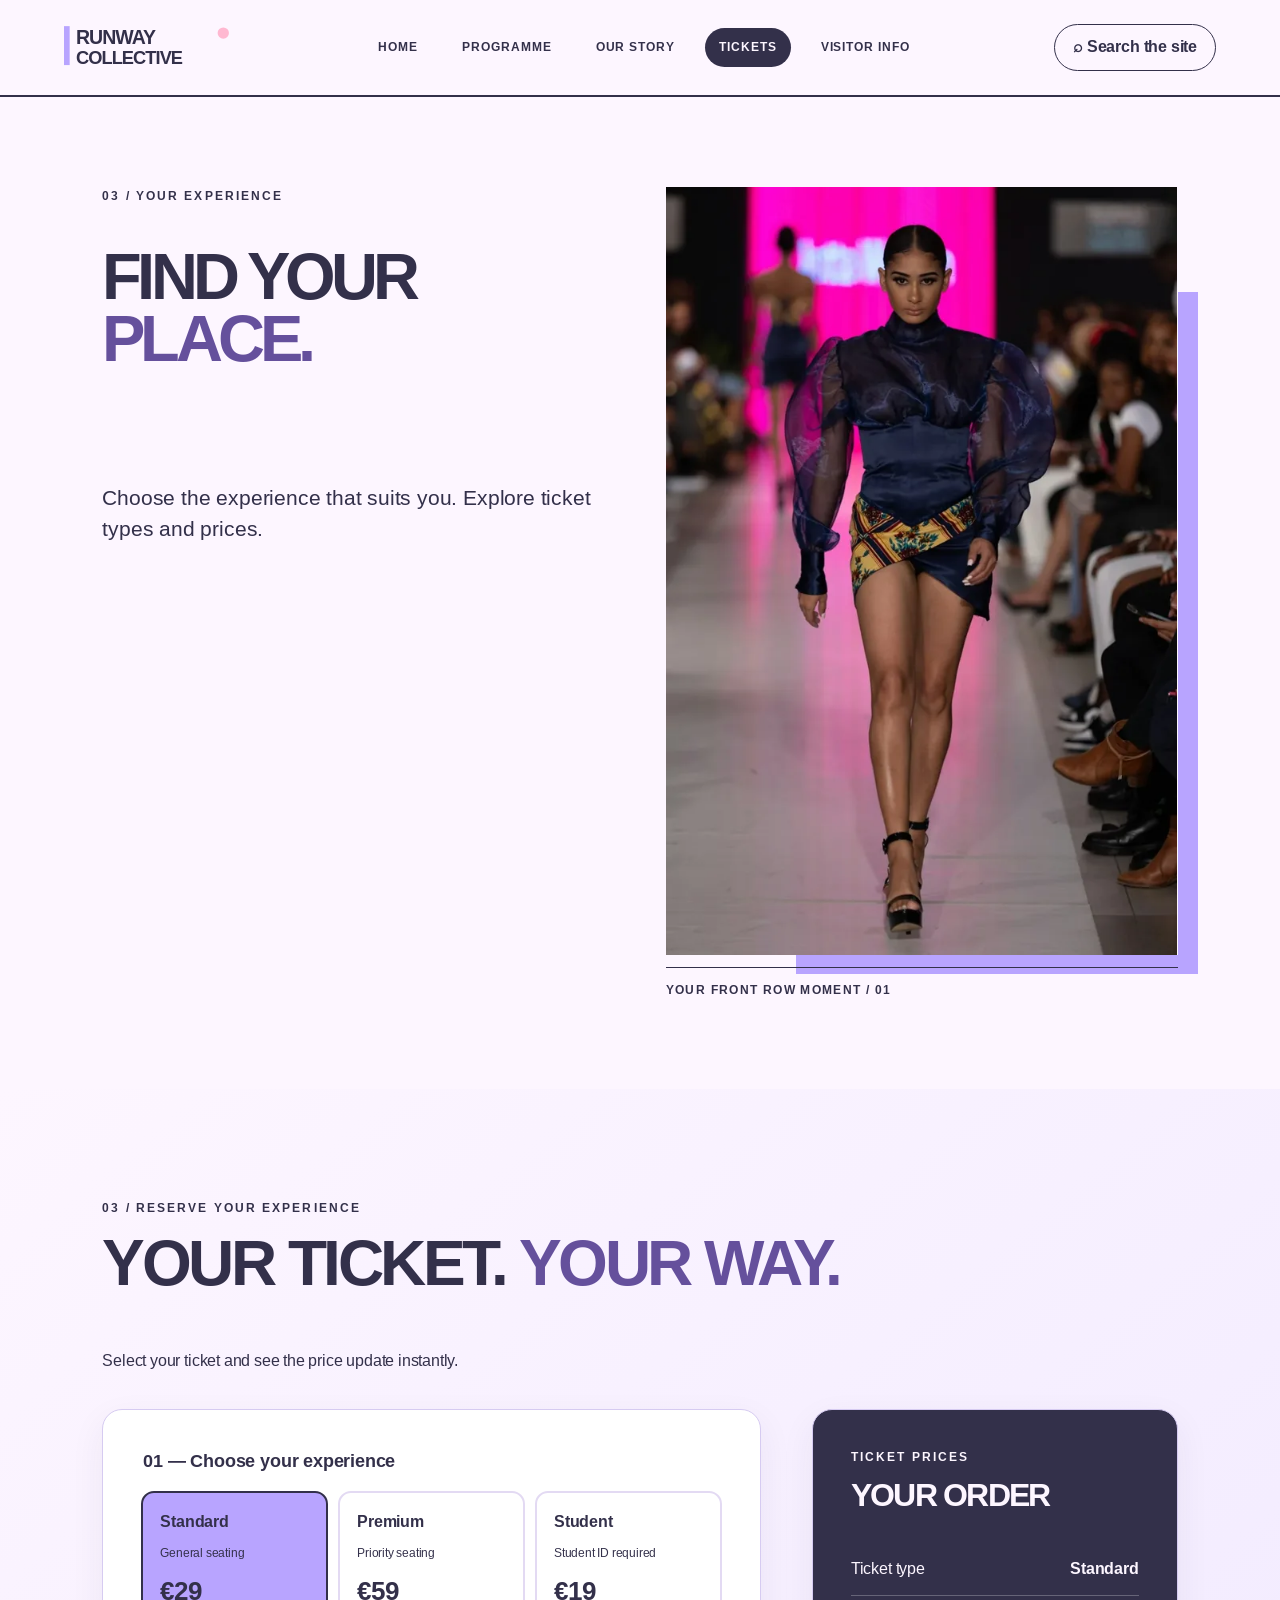
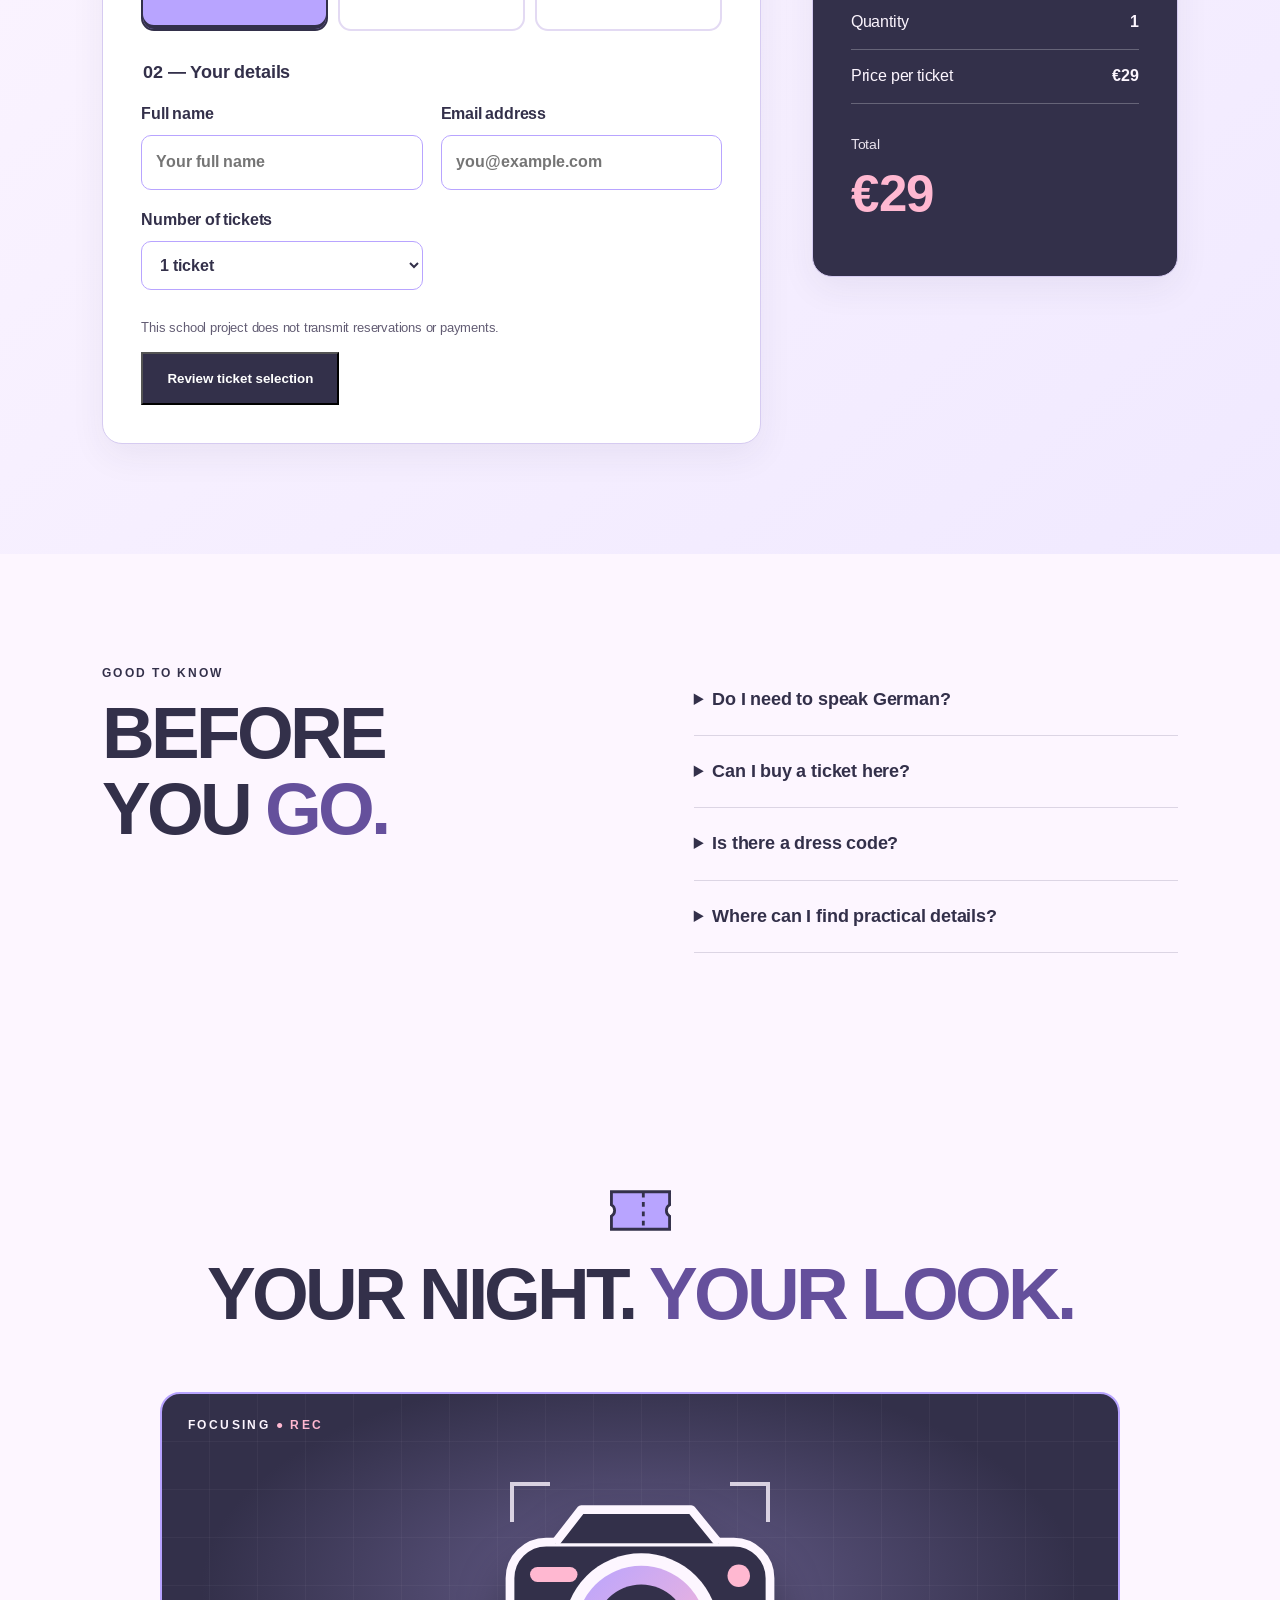
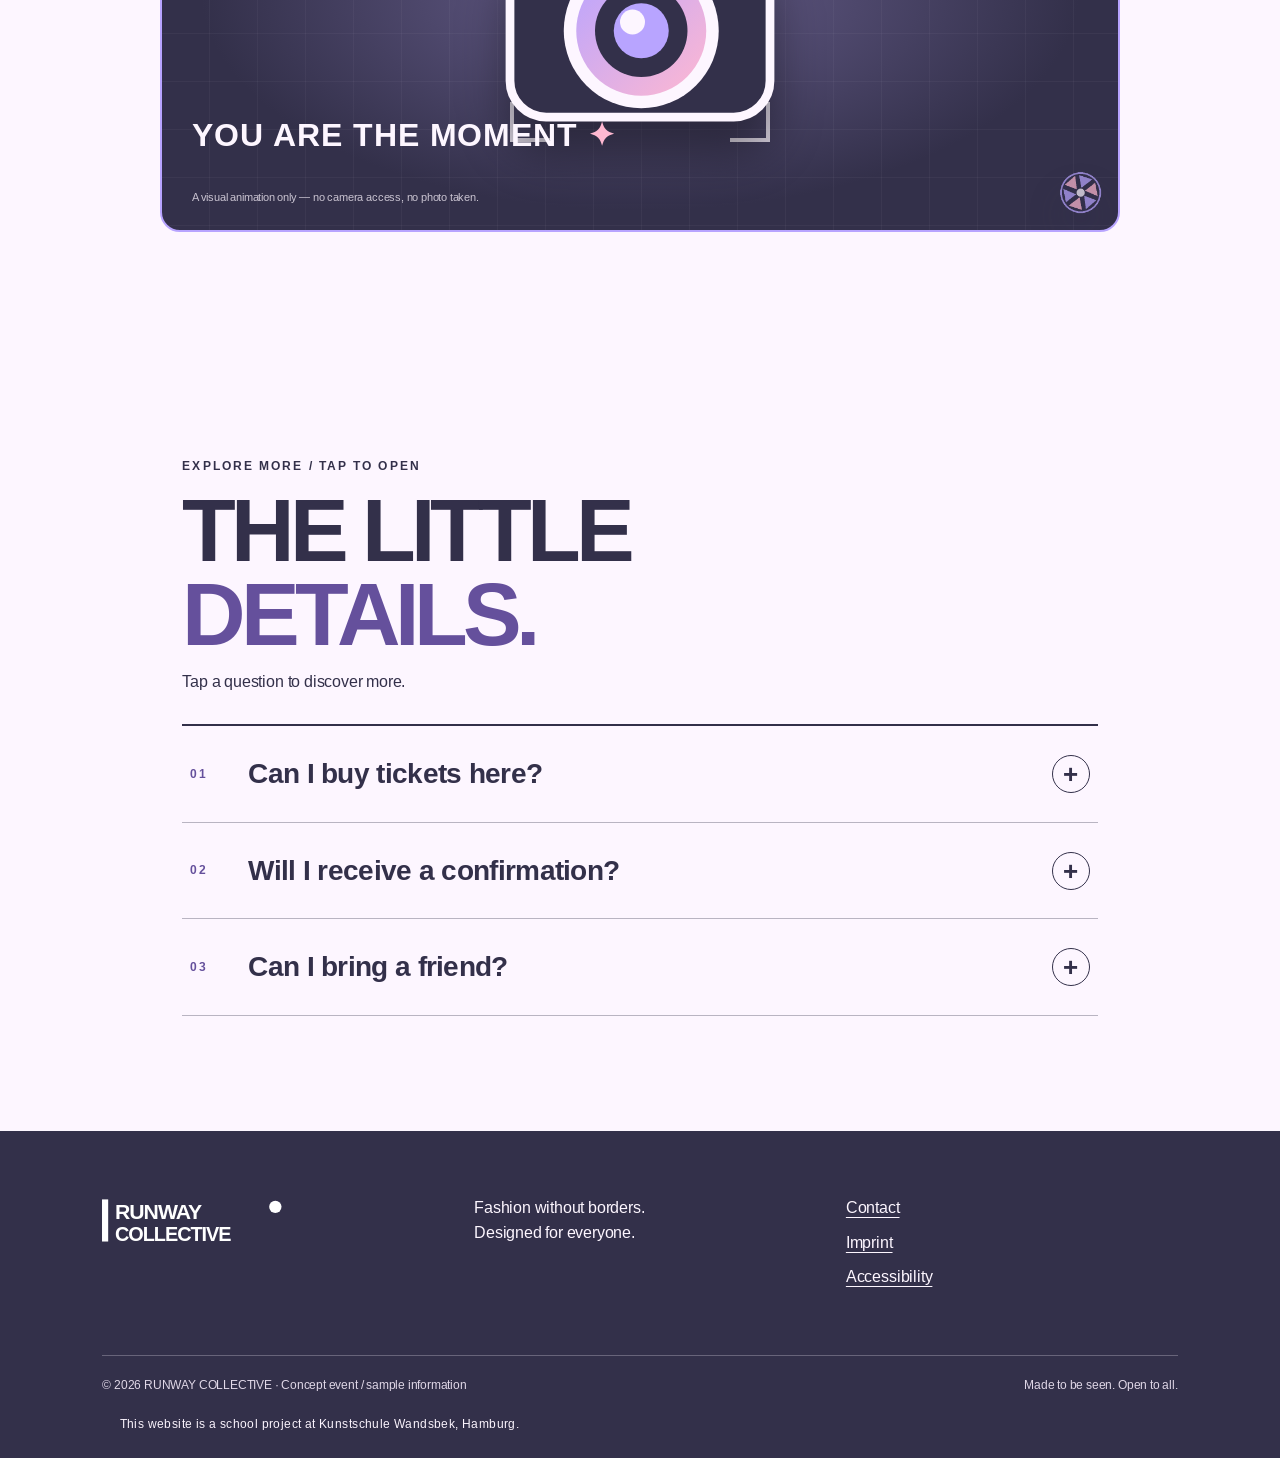
<file: tickets.html>
<!DOCTYPE html>

<html lang="en"><head><meta charset="utf-8"><meta content="width=device-width,initial-scale=1" name="viewport"><meta content="#33304A" name="theme-color"><meta content="Compare standard, premium and student ticket options for the fictional RUNWAY COLLECTIVE fashion show and explore the sample ticket selection form." name="description"><title>Tickets and Prices | RUNWAY COLLECTIVE</title><link href="css/style.css" rel="stylesheet"><link href="assets/images/favicon.svg" rel="icon" type="image/svg+xml"><link href="assets/images/apple-touch-icon.png" rel="apple-touch-icon" sizes="180x180"></head><body><a class="skip-link" href="#main">Skip to content</a><div aria-hidden="true" class="scroll-progress"></div><header class="site-header"><div class="header-inner"><a aria-label="RUNWAY COLLECTIVE, home" class="logo" href="index.html"><img alt="RUNWAY COLLECTIVE" height="58" src="assets/images/logo.svg" width="202"></a><nav aria-label="Main navigation" class="nav" id="main-nav"><a href="index.html">Home</a><a href="programm.html">Programme</a><a href="story.html">Our story</a><a aria-current="page" href="tickets.html">Tickets</a><a href="infos.html">Visitor info</a></nav><details class="site-search topic-search rc-search"><summary>⌕ Search the site</summary><div class="topic-menu"><form action="404.html" method="get" role="search"><label for="rc-query">Search term</label><div class="rc-search-row"><input id="rc-query" name="q" placeholder="Type a topic…" required="" type="search"><button aria-label="Search" type="submit">⌕</button></div></form><p class="rc-search-note">Choose a matching page below. Other searches open the 404 page.</p><a href="index.html">Home / fashion show</a><a href="programm.html">Programme / schedule</a><a href="story.html">Our story / designers</a><a href="tickets.html">Tickets / prices</a><a href="infos.html">Visitor info / location</a><a href="KI-Logbuch.pdf">KI-Logbuch.pdf</a></div></details></div></header><main id="main" tabindex="-1"><section class="page-hero editorial-opening"><div class="opening-copy"><p class="eyebrow">03 / YOUR EXPERIENCE</p><h1>FIND YOUR<br><em>PLACE.</em></h1><p class="lead">Choose the experience that suits you. Explore ticket types and prices.</p></div><figure class="page-photo reveal full-format"><img alt="Model in a navy outfit with sheer sleeves" decoding="async" height="1600" loading="eager" src="assets/images/photo-editorial-07.webp" width="1066" srcset="assets/images/photo-editorial-07-360w.webp 360w, assets/images/photo-editorial-07-640w.webp 640w, assets/images/photo-editorial-07-960w.webp 960w, assets/images/photo-editorial-07.webp 1066w" sizes="(max-width: 900px) 100vw, 50vw" fetchpriority="high"><figcaption>YOUR FRONT ROW MOMENT / 01</figcaption></figure></section><section aria-labelledby="booking-title" class="section booking-section" id="ticket-booking"><div class="booking-heading"><p class="eyebrow">03 / RESERVE YOUR EXPERIENCE</p><h2 id="booking-title">YOUR TICKET. <em>YOUR WAY.</em></h2><p>Select your ticket and see the price update instantly.</p></div><div class="booking-layout"><form action="#order-summary" class="booking-form" id="ticket-form" method="get"><fieldset><legend>01 — Choose your experience</legend><div class="ticket-choice-grid"><label class="ticket-choice"><input checked="" name="ticket" required="" type="radio" value="standard"><span><strong>Standard</strong><small>General seating</small><b>€29</b></span></label><label class="ticket-choice"><input name="ticket" type="radio" value="premium"><span><strong>Premium</strong><small>Priority seating</small><b>€59</b></span></label><label class="ticket-choice"><input name="ticket" type="radio" value="student"><span><strong>Student</strong><small>Student ID required</small><b>€19</b></span></label></div></fieldset><fieldset><legend>02 — Your details</legend><div class="booking-fields"><label>Full name <input autocomplete="name" maxlength="90" placeholder="Your full name" required=""></label><label>Email address <input autocomplete="email" placeholder="you@example.com" required="" type="email"></label><label>Number of tickets <select id="ticket-quantity" name="quantity" required=""><option value="1">1 ticket</option><option value="2">2 tickets</option><option value="3">3 tickets</option><option value="4">4 tickets</option><option value="5">5 tickets</option><option value="6">6 tickets</option></select></label></div></fieldset><p class="note">This school project does not transmit reservations or payments.</p><button class="btn primary" type="submit">Review ticket selection</button></form><aside aria-live="polite" class="booking-summary" id="order-summary"><p class="eyebrow">TICKET PRICES</p><h3>YOUR ORDER</h3><div class="summary-line"><span>Ticket type</span><strong><span class="live-value live-type-standard">Standard</span><span class="live-value live-type-premium">Premium</span><span class="live-value live-type-student">Student</span></strong></div><div class="summary-line"><span>Quantity</span><strong><span class="live-value live-quantity-1">1</span><span class="live-value live-quantity-2">2</span><span class="live-value live-quantity-3">3</span><span class="live-value live-quantity-4">4</span><span class="live-value live-quantity-5">5</span><span class="live-value live-quantity-6">6</span></strong></div><div class="summary-line"><span>Price per ticket</span><strong><span class="live-value live-price-standard">€29</span><span class="live-value live-price-premium">€59</span><span class="live-value live-price-student">€19</span></strong></div><div class="summary-total"><span>Total</span><strong><span class="live-value live-total-standard-1">€29</span><span class="live-value live-total-standard-2">€58</span><span class="live-value live-total-standard-3">€87</span><span class="live-value live-total-standard-4">€116</span><span class="live-value live-total-standard-5">€145</span><span class="live-value live-total-standard-6">€174</span><span class="live-value live-total-premium-1">€59</span><span class="live-value live-total-premium-2">€118</span><span class="live-value live-total-premium-3">€177</span><span class="live-value live-total-premium-4">€236</span><span class="live-value live-total-premium-5">€295</span><span class="live-value live-total-premium-6">€354</span><span class="live-value live-total-student-1">€19</span><span class="live-value live-total-student-2">€38</span><span class="live-value live-total-student-3">€57</span><span class="live-value live-total-student-4">€76</span><span class="live-value live-total-student-5">€95</span><span class="live-value live-total-student-6">€114</span></strong></div></aside></div></section><section class="section faq"><div><p class="eyebrow">GOOD TO KNOW</p><h2>BEFORE<br>YOU <em>GO.</em></h2></div><div><details><summary>Do I need to speak German?</summary><p>No. This website and the planned visitor information are in English.</p></details><details><summary>Can I buy a ticket here?</summary><p>You can try the ticket selection form below. It does not issue real tickets.</p></details><details><summary>Is there a dress code?</summary><p>Express yourself. There is no formal dress code in this event concept.</p></details><details><summary>Where can I find practical details?</summary><p>Visit the <a href="infos.html">Visitor info</a> page for location and accessibility notes.</p></details></div></section><section class="section media-accent"><img alt="" height="75" loading="lazy" src="assets/images/icon-ticket.svg" width="75"><h2>YOUR NIGHT. <em>YOUR LOOK.</em></h2><div aria-label="Animated illustrated camera approaches, focuses and flashes, without accessing your webcam" class="camera-stage" role="img"><div aria-hidden="true" class="camera-crosshair"><span></span><span></span><span></span><span></span></div><div aria-hidden="true" class="camera-orbit"><div class="camera-object"><svg viewbox="0 0 320 240" xmlns="http://www.w3.org/2000/svg"><defs><lineargradient id="camGrad" x1="0" x2="1" y1="0" y2="1"><stop stop-color="#b8a4ff"></stop><stop offset="1" stop-color="#ffb8d1"></stop></lineargradient></defs><rect fill="#33304A" height="140" rx="29" stroke="#fdf6ff" stroke-width="7" width="208" x="56" y="64"></rect><path d="M92 65 113 38h88l22 27" fill="#33304A" stroke="#fdf6ff" stroke-linejoin="round" stroke-width="7"></path><rect fill="#ffb8d1" height="12" rx="6" width="38" x="72" y="84"></rect><circle cx="161" cy="135" fill="#fdf6ff" r="62"></circle><circle cx="161" cy="135" fill="url(#camGrad)" r="52"></circle><circle cx="161" cy="135" fill="#33304A" r="37"></circle><circle cx="161" cy="135" fill="#b8a4ff" r="22"></circle><circle cx="154" cy="128" fill="#fdf6ff" r="10"></circle><circle cx="239" cy="91" fill="#ffb8d1" r="9"></circle></svg></div></div><div aria-hidden="true" class="camera-focus">FOCUSING <span>● REC</span></div><div aria-hidden="true" class="camera-stage-flash"></div><div aria-hidden="true" class="camera-shutter"></div><p class="camera-stage-caption">YOU ARE THE MOMENT <span>✦</span></p><p class="camera-privacy">A visual animation only — no camera access, no photo taken.</p><img alt="Animated camera shutter" class="tiny-shutter-gif camera-gif" height="160" loading="lazy" src="assets/images/camera-shutter.gif" width="160"><img alt="" class="camera-still" height="160" loading="lazy" src="assets/images/camera-still.png" width="160"></div></section><section aria-labelledby="faq-heading" class="section interaction-section"><div class="interaction-intro reveal"><p class="eyebrow">EXPLORE MORE / TAP TO OPEN</p><h2 id="faq-heading">THE LITTLE <em>DETAILS.</em></h2><p>Tap a question to discover more.</p></div><div class="faq-stack"><details class="faq-item reveal"><summary><span class="faq-number">01</span><span>Can I buy tickets here?</span><span aria-hidden="true" class="faq-plus">+</span></summary><div class="faq-answer">You can select a ticket and complete a demonstration form. No real ticket is issued.</div></details><details class="faq-item reveal"><summary><span class="faq-number">02</span><span>Will I receive a confirmation?</span><span aria-hidden="true" class="faq-plus">+</span></summary><div class="faq-answer">No email is sent and no reservation is made on this school-project website.</div></details><details class="faq-item reveal"><summary><span class="faq-number">03</span><span>Can I bring a friend?</span><span aria-hidden="true" class="faq-plus">+</span></summary><div class="faq-answer">You can explore the ticket options shown here, but they are sample information only.</div></details></div></section></main><footer class="footer"><div class="footer-top"><div class="footer-logo"><img alt="RUNWAY COLLECTIVE" height="63" loading="lazy" src="assets/images/logo.svg" width="185"></div><p>Fashion without borders.<br>Designed for everyone.</p><div><a href="infos.html#contact">Contact</a><a href="infos.html#impressum">Imprint</a><a href="infos.html#accessibility">Accessibility</a></div></div><div class="footer-bottom"><span>© 2026 RUNWAY COLLECTIVE · Concept event / sample information</span><span>Made to be seen. Open to all.</span></div><p class="school-project-note">This website is a school project at Kunstschule Wandsbek, Hamburg.</p></footer></body></html>
</file>
<file: css/style.css>
@font-face{font-family:Runway Sans;src:url("../fonts/liberation-sans-regular.woff2") format("woff2");font-weight:400;font-display:swap}
@font-face{font-family:Runway Sans;src:url("../fonts/liberation-sans-bold.woff2") format("woff2");font-weight:700 900;font-display:swap}
:root{--dunkel:#33304A;--hell:#FDF6FF;--akzent-1:#B8A4FF;--akzent-2:#FFB8D1}
:root{--dark:var(--dunkel);--light:var(--hell);--lilac:var(--akzent-1);--pink:var(--akzent-2);--line:#dcd5e4}
*{box-sizing:border-box}
html{scroll-behavior:smooth}
body{margin:0;background:var(--light);color:var(--dark);font-family:Arial,Helvetica,sans-serif;line-height:1.55}
a{color:inherit}
a:focus-visible,button:focus-visible,summary:focus-visible{outline:3px solid #7053d8;outline-offset:4px}
h1,h2,h3,p{margin-top:0}
h1,h2,h3{line-height:1.04;letter-spacing:-.065em}
h1{font-size:clamp(4rem,9vw,9.6rem);font-weight:900;margin-bottom:26px}
h2{font-size:clamp(2.8rem,5.7vw,6.2rem);font-weight:900}
h3{font-size:1.8rem}
em{font-style:normal;color:#65509c}
p{max-width:62ch}
a{text-decoration-thickness:1px;text-underline-offset:4px}
.skip-link{position:absolute;left:16px;top:-90px;z-index:100;background:var(--pink);padding:12px 18px;font-weight:700}
.skip-link:focus{top:8px}
.site-header{border-bottom:1px solid var(--line);background:var(--light)}
.header-inner{max-width:1500px;margin:auto;padding:23px 5%;display:flex;justify-content:space-between;align-items:center;gap:24px}
.logo,.footer-logo{font-size:1.5rem;line-height:.85;letter-spacing:-.09em;font-weight:900;text-decoration:none}
.logo-dot,.footer-logo span{color:#ae8df9;font-size:.6em;vertical-align:middle;margin-left:4px}
.nav{display:flex;align-items:center;gap:clamp(12px,2.5vw,42px)}
.nav a{font-size:.87rem;font-weight:700;text-decoration:none;padding:9px 0;border-bottom:3px solid transparent}
.nav a:hover,.nav a[aria-current=page]{border-color:#65509c}
.menu-toggle{display:none;background:none;border:1px solid var(--dark);border-radius:0;padding:10px 14px;font:inherit;font-weight:700;cursor:pointer}
main{min-height:55vh}
.hero{max-width:1500px;margin:auto;min-height:680px;display:grid;grid-template-columns:1.12fr .88fr}
.hero-text{padding:90px 5% 80px 8%;display:flex;flex-direction:column;align-items:flex-start;justify-content:center}
.eyebrow{font-size:.77rem;font-weight:800;letter-spacing:.16em;text-transform:uppercase}
.hero .eyebrow{margin-bottom:35px}
.hero h1{font-size:clamp(3.8rem,6.9vw,8rem)}
.pink{color:var(--pink)}
.lead{font-size:clamp(1.1rem,1.65vw,1.45rem);max-width:550px;line-height:1.5}
.actions{display:flex;align-items:center;gap:30px;flex-wrap:wrap;margin-top:26px}
.btn{display:inline-flex;justify-content:space-between;align-items:center;gap:25px;padding:17px 24px;text-decoration:none;font-weight:800;transition:transform .2s}
.btn:hover{transform:translateY(-3px)}
.primary{background:var(--dark);color:white}
.light{background:var(--light);color:var(--dark)}
.outline{border:2px solid var(--dark)}
.text-link{font-weight:800;text-decoration:none;border-bottom:2px solid var(--dark);padding-bottom:5px}
.hero-art{background:var(--lilac);min-height:620px;position:relative;overflow:hidden}
.art-circle{position:absolute;width:65%;aspect-ratio:1;border-radius:50%;background:var(--pink);left:19%;top:15%}
.art-stripe{position:absolute;background:var(--dark);width:14%;height:125%;top:-13%;transform:rotate(28deg);box-shadow:0 0 0 16px var(--lilac)}
.s1{left:18%}
.s2{left:52%}
.s3{left:86%}
.art-caption{position:absolute;bottom:35px;left:35px;color:white;font-size:clamp(1.7rem,3vw,3.6rem);font-weight:900;letter-spacing:-.07em;line-height:.95}
.art-star{position:absolute;right:25px;top:25px;color:var(--light);font-size:4rem}
.info-strip{display:grid;grid-template-columns:repeat(3,1fr);border-block:1px solid var(--line);max-width:1500px;margin:auto}
.info-strip>div{padding:26px 8%;border-right:1px solid var(--line)}
.info-strip>div:last-child{border:0}
.info-strip span{display:block;font-size:.72rem;letter-spacing:.12em;font-weight:800;margin-bottom:8px}
.info-strip strong{font-size:1.1rem}
.section{max-width:1500px;margin:auto;padding:110px 8%}
.two-col{display:grid;grid-template-columns:1fr 1fr;gap:10%;align-items:center}
.body-large{font-size:clamp(1.3rem,2.1vw,1.85rem);font-weight:700;line-height:1.4}
.two-col p:not(.eyebrow){margin-bottom:25px}
.feature-grid{max-width:1500px;margin:auto;display:grid;grid-template-columns:repeat(3,1fr)}
.feature{padding:55px 12%;min-height:310px;display:flex;flex-direction:column;justify-content:space-between}
.feature>span{font-size:.85rem;font-weight:900}
.feature h3{margin:50px 0 12px}
.feature p{margin:0}
.lavender{background:var(--lilac)}
.pink-bg{background:var(--pink)}
.dark{background:var(--dark);color:var(--light)}
.cta{max-width:1500px;margin:auto;padding:95px 8%;background:var(--dark);color:var(--light)}
.cta h2{margin-bottom:40px}
.cta em{color:var(--pink)}
.page-hero{max-width:1500px;margin:auto;padding:110px 8% 105px;background:linear-gradient(115deg,var(--light) 0%,var(--light) 70%,#efe5ff 70%)}
.page-hero h1{margin:30px 0}
.page-hero .lead{max-width:650px}
.section-heading{display:flex;align-items:center;justify-content:space-between;gap:20px;margin-bottom:50px}
.section-heading h2{margin:0}
.pill{background:var(--pink);padding:9px 17px;font-size:.75rem;font-weight:800;text-transform:uppercase;letter-spacing:.08em}
.schedule{border-top:2px solid var(--dark)}
.schedule-row{display:grid;grid-template-columns:160px 1fr 70px;gap:25px;padding:36px 10px;border-bottom:1px solid var(--line);align-items:start}
.schedule-row time{font-size:2.7rem;font-weight:900;letter-spacing:-.06em}
.schedule-row h3{margin:5px 0 8px}
.schedule-row p{margin:0}
.schedule-no{text-align:right;color:#65509c;font-weight:800}
.note{font-size:.84rem;color:#625c73;margin-top:25px}
.split-banner{display:flex;justify-content:space-between;align-items:center;gap:35px;background:var(--pink)}
.split-banner h2{margin-bottom:0}
.statement-art{min-height:500px;background:var(--lilac);padding:35px;display:flex;align-items:center;position:relative;overflow:hidden}
.statement-art span{font-size:clamp(2.8rem,5vw,5.5rem);font-weight:900;line-height:1;letter-spacing:-.07em;z-index:1}
.statement-art em{color:var(--light)}
.statement-art b{position:absolute;font-size:25rem;right:-65px;top:-120px;color:var(--pink)}
.value-grid{display:grid;grid-template-columns:repeat(3,1fr);gap:40px;margin-top:40px}
.value-grid article{border-top:3px solid var(--dark);padding-top:22px}
.big-number{font-size:4rem;color:#65509c;font-weight:900}
.value-grid h3{margin-top:30px}
.ticket-grid{display:grid;grid-template-columns:repeat(3,1fr);gap:20px}
.ticket{border:2px solid var(--dark);padding:35px;display:flex;flex-direction:column;min-height:510px}
.ticket.featured{background:var(--lilac)}
.ticket h3{font-size:2.3rem;margin:30px 0}
.price{font-size:3.5rem;font-weight:900;letter-spacing:-.07em}
.price span{font-size:.9rem;letter-spacing:0}
.ticket ul{padding-left:20px;margin:22px 0 35px;line-height:2}
.ticket .btn{margin-top:auto}
.faq{display:grid;grid-template-columns:1fr 1fr;gap:10%}
.faq details{border-bottom:1px solid var(--line);padding:22px 0}
.faq summary{font-weight:800;cursor:pointer;font-size:1.1rem}
.faq details p{margin:16px 0 0}
.info-cards{display:grid;grid-template-columns:repeat(3,1fr);gap:18px}
.info-cards article{background:#eee5ff;padding:35px;min-height:320px}
.info-cards article:nth-child(2){background:var(--pink)}
.info-cards article:nth-child(3){background:var(--lilac)}
.info-cards h2{font-size:clamp(2.2rem,3.5vw,4.5rem);margin:45px 0 20px}
.info-cards em{color:var(--dark);opacity:.6}
.accessibility{background:#efe6ff}
.accessibility p:last-child{font-size:1.15rem}
.contact{display:grid;grid-template-columns:1fr 1fr;gap:10%}
.imprint{border-top:1px solid var(--line);scroll-margin-top:20px}
.imprint h2{font-size:clamp(2.5rem,5vw,5rem)}
.error{min-height:65vh}
.footer{max-width:1500px;margin:auto;background:var(--dark);color:var(--light);padding:65px 8% 25px}
.footer-top{display:grid;grid-template-columns:1fr 1fr 1fr;gap:40px;align-items:start}
.footer-logo{font-size:2.7rem}
.footer-top>div:last-child{display:flex;flex-direction:column;gap:10px;align-items:flex-start}
.footer-bottom{border-top:1px solid #68647a;margin-top:65px;padding-top:20px;display:flex;justify-content:space-between;gap:20px;font-size:.75rem;color:#e2d9e9}
@media(max-width:900px){.hero{grid-template-columns:1fr}.hero-text{padding:75px 7%}.hero-art{min-height:450px}.two-col,.faq,.contact{grid-template-columns:1fr;gap:40px}.ticket-grid,.info-cards{grid-template-columns:1fr}.ticket{min-height:0}.feature-grid{grid-template-columns:1fr}.feature{min-height:230px}.value-grid{gap:20px}.section{padding:80px 7%}.page-hero{padding:80px 7%}.cta{padding:80px 7%}.nav{gap:12px}.nav a{font-size:.78rem}}
@media(max-width:650px){.header-inner{padding:18px 6%;flex-wrap:wrap}.menu-toggle{display:block}.nav{display:none;width:100%;flex-direction:column;align-items:stretch;padding:14px 0}.nav.open{display:flex}.nav a{font-size:1rem;padding:10px}.hero-text{padding:65px 6%}.hero h1{font-size:clamp(3.25rem,12vw,5rem)}.hero-art{min-height:340px}.info-strip{grid-template-columns:1fr}.info-strip>div{border-right:0;border-bottom:1px solid var(--line);padding:20px 7%}.info-strip>div:last-child{border:0}.section,.page-hero,.cta{padding:65px 6%}.page-hero h1{font-size:clamp(3.1rem,12vw,5rem)}.section-heading{align-items:flex-start;flex-direction:column}.schedule-row{grid-template-columns:90px 1fr;gap:12px}.schedule-row time{font-size:1.7rem}.schedule-no{display:none}.value-grid{grid-template-columns:1fr}.split-banner{flex-direction:column;align-items:flex-start}.footer{padding:55px 6% 25px}.footer-top{grid-template-columns:1fr}.footer-bottom{flex-direction:column}.statement-art{min-height:330px}.art-caption{font-size:2rem}}
@media(prefers-reduced-motion:reduce){html{scroll-behavior:auto}.btn{transition:none}}
.logo img{display:block;width:170px;height:auto}
.footer-logo img{display:block;width:185px;height:auto;filter:brightness(0) invert(1)}
.hero-photo{width:100%;height:100%;object-fit:cover;display:block;transition:transform .7s cubic-bezier(.2,.8,.2,1),filter .5s}
.hero-art:hover .hero-photo{transform:scale(1.065);filter:saturate(1.18)}
.photo-grid{display:grid;grid-template-columns:repeat(3,minmax(0,1fr));gap:18px}
.editorial-photo,.page-photo{margin:0;overflow:hidden;position:relative;background:#e5d9f8}
.editorial-photo{aspect-ratio:4/5}
.editorial-photo img,.page-photo img{display:block;width:100%;height:100%;object-fit:cover;transition:transform .55s ease,filter .55s ease}
.editorial-photo:hover img,.page-photo:hover img{transform:scale(1.09);filter:contrast(1.07) saturate(1.12)}
.editorial-photo figcaption,.page-photo figcaption{position:absolute;bottom:0;left:0;right:0;padding:15px 18px;background:linear-gradient(transparent,#33304acb);color:white;font-size:.7rem;letter-spacing:.15em;font-weight:800;transform:translateY(8px);opacity:0;transition:.25s}
.editorial-photo:hover figcaption,.page-photo:hover figcaption{opacity:1;transform:translateY(0)}
.page-photo{width:min(450px,100%);height:300px;margin-top:30px}
.page-hero{position:relative}
.page-hero .page-photo{box-shadow:16px 16px 0 var(--pink)}
.feature,.ticket,.info-cards article,.value-grid article{transition:transform .25s ease,box-shadow .25s ease,background-color .25s}
.feature:hover,.ticket:hover,.info-cards article:hover{transform:translateY(-7px);box-shadow:0 16px 32px #33304a22}
.value-grid article:hover{transform:translateY(-4px)}
.nav a,.text-link{transition:color .2s,border-color .2s,background-color .2s}
.nav a:hover,.text-link:hover{color:#65509c}
.btn:hover{box-shadow:6px 6px 0 var(--pink)}
.media-accent{text-align:center}
.media-accent>img:last-child{max-width:100%;height:auto}
.media-accent .icon-row{display:flex;justify-content:center;gap:30px;margin:35px}
.media-accent .icon-row img{transition:transform .3s}
.media-accent .icon-row img:hover{transform:rotate(-9deg) scale(1.16)}
.visual-break{padding-top:45px}
.visual-break h2{margin-bottom:35px}
@media(max-width:650px){.photo-grid{grid-template-columns:repeat(2,minmax(0,1fr));gap:10px}.page-photo{height:230px}.editorial-photo figcaption{font-size:.56rem;padding:8px}}
@media(prefers-reduced-motion:reduce){.hero-photo,.editorial-photo img,.page-photo img,.feature,.ticket,.info-cards article,.value-grid article,.nav a,.text-link,.media-accent .icon-row img{transition:none!important;transform:none!important}}
:root{--ease-out:cubic-bezier(.16,1,.3,1)}
.site-header{position:relative;z-index:10}
.hero-art{isolation:isolate}
.hero-art::after{content:"RUNWAY / 01";position:absolute;left:24px;bottom:22px;background:#33304ae6;color:#fff;padding:9px 15px;font-size:.73rem;font-weight:900;letter-spacing:.17em;pointer-events:none}
.hero-photo{object-position:center;transition:transform 1.1s var(--ease-out),filter .8s}
.hero-art:hover .hero-photo{transform:scale(1.045)}
.hero h1{animation:headline-enter 1s var(--ease-out) both}
@keyframes headline-enter{from{opacity:0;transform:translateY(35px);letter-spacing:-.095em}to{opacity:1;transform:translateY(0)}}
.hero .eyebrow{animation:headline-enter .75s .1s both}
.hero .lead{animation:headline-enter .8s .25s both}
.hero .actions{animation:headline-enter .8s .4s both}
.reveal{opacity:1;transform:none}
.js-motion .reveal{opacity:0;transform:translateY(32px);transition:opacity .85s var(--ease-out),transform .85s var(--ease-out)}
.js-motion .reveal.is-visible{opacity:1;transform:translateY(0)}
.photo-grid .editorial-photo:nth-child(3n/**/+2){transition-delay:90ms}
.photo-grid .editorial-photo:nth-child(3n/**/+3){transition-delay:180ms}
.editorial-photo{isolation:isolate;cursor:default}
.editorial-photo::after{content:"↗";position:absolute;right:15px;top:15px;display:grid;place-items:center;width:40px;height:40px;border-radius:50%;background:var(--light);font-size:1.4rem;transform:translateY(-15px) rotate(-35deg);opacity:0;transition:transform .4s var(--ease-out),opacity .3s}
.editorial-photo:hover::after{opacity:1;transform:translateY(0) rotate(0)}
.editorial-photo:hover img{transform:scale(1.065)}
.btn{position:relative;overflow:hidden;transition:transform .35s var(--ease-out),box-shadow .35s var(--ease-out),background-color .3s}
.btn:hover{transform:translateY(-5px);box-shadow:8px 8px 0 var(--pink)}
.btn:active{transform:translateY(-1px)}
.nav a{position:relative;transition:color .25s}
.nav a:hover{color:#65509c}
.feature:hover{transform:translateY(-10px) rotate(-.5deg)}
.ticket:hover{transform:translateY(-10px)}
.info-strip strong{transition:color .3s}
@media(prefers-reduced-motion:reduce){.js-motion .reveal{opacity:1;transform:none;transition:none}.hero h1,.hero .eyebrow,.hero .lead,.hero .actions{animation:none}.editorial-photo::after,.btn,.hero-photo{transition:none!important}}
.camera-scene{position:relative;isolation:isolate;overflow:hidden;min-height:360px;display:grid;place-items:center;background:radial-gradient(ellipse at 50% 45%,#e8dfff 0%,#fdf6ff 63%,#ffdfeb 100%);border:2px solid #33304A;border-radius:22px;margin:24px auto;max-width:850px}
.camera-scene:before{content:"";position:absolute;inset:0;background:repeating-linear-gradient(90deg,transparent 0 69px,#33304a0b 70px 71px);pointer-events:none}
.camera-flight{position:relative;z-index:2;animation:camera-fly 6s cubic-bezier(.3,.02,.2,1) infinite;transform-origin:center}
.camera-gif{display:block;width:min(44vw,260px);height:auto;filter:drop-shadow(0 22px 18px #33304a55)}
.camera-flash{position:absolute;z-index:4;inset:0;background:white;opacity:0;pointer-events:none;animation:visitor-flash 6s linear infinite}
.camera-label,.camera-hint{position:absolute;z-index:3;font-weight:900;letter-spacing:.12em;color:#33304A;text-align:center}
.camera-label{top:22px;font-size:clamp(12px,2vw,18px)}
.camera-hint{bottom:24px;font-size:clamp(12px,2vw,20px)}
@keyframes camera-fly{0%{transform:translate(-125%,45%) rotate(-24deg) scale(.35);opacity:0}15%{opacity:1}35%{transform:translate(4%,-10%) rotate(9deg) scale(.9)}56%{transform:translate(0,0) rotate(0) scale(1.3)}65%{transform:translate(0,0) rotate(0) scale(1.3)}85%{opacity:1}100%{transform:translate(145%,-55%) rotate(20deg) scale(.45);opacity:0}}
@keyframes visitor-flash{0%,57%,63%,100%{opacity:0}59%{opacity:.98}61%{opacity:.1}}
@media(prefers-reduced-motion:reduce){.camera-flight,.camera-flash{animation:none!important}.camera-flash{display:none}}
:root{--ease-out:cubic-bezier(.16,1,.3,1)}
html{scroll-behavior:smooth}
body{overflow-x:hidden}
::selection{background:#b8a4ff;color:#33304a}
a,button{transition:color .3s ease,background .3s ease,transform .4s var(--ease-out),box-shadow .4s ease}
.nav a{position:relative}
.nav a:after{content:"";position:absolute;left:0;right:100%;bottom:-6px;height:2px;background:#b8a4ff;transition:right .4s var(--ease-out)}
.nav a:hover:after,.nav a[aria-current="page"]:after{right:0}
.btn{position:relative;overflow:hidden;isolation:isolate}
.btn:hover{transform:translateY(-5px);box-shadow:0 14px 30px #33304a30}
.btn:active{transform:translateY(-1px)}
.hero h1,.page-hero h1{letter-spacing:-.075em;line-height:.92}
.hero-art,.page-photo,.editorial-photo{overflow:hidden;position:relative}
.hero-art img,.page-photo img,.editorial-photo img{display:block;width:100%;height:100%;object-fit:cover;transition:transform 1.1s var(--ease-out),filter .8s ease;filter:saturate(1.05)}
.hero-art:hover img,.page-photo:hover img,.editorial-photo:hover img{transform:scale(1.065);filter:saturate(1.2) contrast(1.04)}
.editorial-photo:after{content:"↗";position:absolute;top:18px;right:18px;width:42px;height:42px;border-radius:50%;display:grid;place-items:center;background:#fdf6ff;color:#33304a;font-size:24px;opacity:0;transform:translateY(12px);transition:.4s var(--ease-out);pointer-events:none}
.editorial-photo:hover:after{opacity:1;transform:translateY(0)}
.feature,.ticket,.info-cards article{transition:transform .55s var(--ease-out),box-shadow .55s ease}
.feature:hover,.ticket:hover,.info-cards article:hover{transform:translateY(-9px);box-shadow:0 18px 45px #33304a20}
.schedule-row{transition:padding .4s var(--ease-out),background .3s}
.schedule-row:hover{padding-left:20px;background:#b8a4ff19}
.manifesto-panel{background:#33304a;color:#fdf6ff;padding:clamp(35px,7vw,110px)!important;margin-block:60px}
.manifesto-panel h2{font-size:clamp(48px,8vw,125px)}
.manifesto-panel p:last-child{max-width:660px;font-size:clamp(18px,2vw,25px)}
.camera-stage{position:relative;isolation:isolate;min-height:440px;margin:32px auto 0;max-width:960px;border:2px solid #b8a4ff;border-radius:20px;background:radial-gradient(ellipse at 50% 45%,#675e8c 0%,#33304a 65%);overflow:hidden;display:flex;align-items:center;justify-content:center;color:#fdf6ff}
.camera-stage:before{content:"";position:absolute;inset:0;background:linear-gradient(transparent 97%,#fdf6ff10 98%),linear-gradient(90deg,transparent 97%,#fdf6ff10 98%);background-size:48px 48px;opacity:.65;pointer-events:none}
.camera-orbit{position:absolute;width:min(70%,400px);animation:cameraFlight 7s cubic-bezier(.4,0,.2,1) infinite;transform-origin:center}
.camera-object{filter:drop-shadow(0 30px 24px #0006);animation:cameraWobble 1.5s ease-in-out infinite alternate}
.camera-object svg{width:100%;height:auto;display:block}
.camera-crosshair{position:absolute;width:260px;height:260px;max-width:80%;opacity:.8;animation:focusPulse 7s infinite}
.camera-crosshair span{position:absolute;width:40px;height:40px;border:4px solid #fdf6ff}
.camera-crosshair span:nth-child(1){left:0;top:0;border-right:0;border-bottom:0}
.camera-crosshair span:nth-child(2){right:0;top:0;border-left:0;border-bottom:0}
.camera-crosshair span:nth-child(3){left:0;bottom:0;border-right:0;border-top:0}
.camera-crosshair span:nth-child(4){right:0;bottom:0;border-left:0;border-top:0}
.camera-focus{position:absolute;top:22px;left:26px;font-size:12px;font-weight:800;letter-spacing:.2em}
.camera-focus span{color:#ffb8d1;animation:blink 1s steps(1) infinite}
.camera-stage-flash{position:absolute;inset:0;background:#fff;opacity:0;pointer-events:none;animation:photoFlash 7s infinite;z-index:3}
.camera-shutter{position:absolute;inset:0;background:#151321;clip-path:inset(50% 0 50% 0);animation:shutterSnap 7s infinite;z-index:2;pointer-events:none}
.camera-stage-caption{position:absolute;bottom:38px;left:30px;font-size:clamp(17px,3vw,32px);font-weight:900;letter-spacing:.03em}
.camera-stage-caption span{color:#ffb8d1}
.camera-privacy{position:absolute;bottom:13px;left:30px;font-size:11px;opacity:.75}
.tiny-shutter-gif{position:absolute;right:15px;bottom:15px;width:45px;height:45px;opacity:.7}
@keyframes cameraFlight{0%,100%{transform:translate(-145%,60%) scale(.25) rotate(-22deg);opacity:0}12%{opacity:1}32%{transform:translate(-12%,0) scale(.9) rotate(5deg);opacity:1}52%,60%{transform:translate(0,0) scale(1.35) rotate(0);opacity:1}83%{opacity:1}95%{transform:translate(170%,-80%) scale(.2) rotate(27deg);opacity:0}}
@keyframes cameraWobble{from{transform:translateY(-6px) rotate(-2deg)}to{transform:translateY(7px) rotate(2deg)}}
@keyframes focusPulse{0%,25%,75%,100%{transform:scale(1.15);opacity:.2}42%,60%{transform:scale(.85);opacity:1}}
@keyframes photoFlash{0%,56%,61%,100%{opacity:0}57%{opacity:.98}58%{opacity:.1}59%{opacity:.9}}
@keyframes shutterSnap{0%,55%,61%,100%{clip-path:inset(50% 0 50% 0)}57%{clip-path:inset(0 0 0 0)}59%{clip-path:inset(49% 0 49% 0)}}
@keyframes blink{50%{opacity:.1}}
@media(max-width:650px){.camera-stage{min-height:330px}.camera-stage-caption{bottom:50px}.camera-privacy{max-width:75%;line-height:1.4}}
@media(prefers-reduced-motion:reduce){html{scroll-behavior:auto}.camera-stage *,.camera-stage:before{animation:none!important}.camera-orbit{transform:none;opacity:1}.camera-crosshair{opacity:.65}.hero-art img,.page-photo img,.editorial-photo img{transition:none}}
:root{--motion:cubic-bezier(.22,1,.36,1)}
.scroll-progress{position:fixed;top:0;left:0;width:100%;height:4px;z-index:1000;background:linear-gradient(90deg,#b8a4ff,#ffb8d1,#b8a4ff);transform:scaleX(0);transform-origin:left;pointer-events:none}
.fashion-ticker{overflow:hidden;background:#33304a;color:#fdf6ff;border-block:1px solid #b8a4ff;padding:11px 0;white-space:nowrap;margin:14px 0 0;transform:rotate(-.6deg)}
.ticker-track{width:max-content;font-size:clamp(12px,1.3vw,17px);font-weight:900;letter-spacing:.18em;animation:tickerMove 26s linear infinite}
@keyframes tickerMove{to{transform:translateX(-50%)}}
.interaction-section{position:relative;max-width:1120px;margin-inline:auto;padding-block:clamp(65px,9vw,135px)}
.interaction-intro{max-width:730px;margin-bottom:30px}
.interaction-intro h2{font-size:clamp(36px,7vw,88px);line-height:.96;letter-spacing:-.06em;margin:12px 0}
.interaction-intro h2 em{color:#65509c}
.faq-stack{border-top:2px solid #33304a}
.faq-item{border-bottom:1px solid #33304a55;transition:background .3s var(--motion),padding .3s var(--motion)}
.faq-item:hover{background:#f1eaff;padding-inline:14px}
.faq-item[open]{background:#eee5ff;padding-inline:clamp(12px,2vw,24px)}
.faq-item summary{display:flex;align-items:center;gap:clamp(12px,3vw,30px);padding:26px 8px;cursor:pointer;list-style:none;font-size:clamp(17px,2.5vw,28px);font-weight:850;letter-spacing:-.025em}
.faq-item summary::-webkit-details-marker{display:none}
.faq-number{font-size:12px;letter-spacing:.12em;color:#65509c;min-width:28px}
.faq-plus{margin-left:auto;display:grid;place-items:center;width:38px;height:38px;flex-shrink:0;border:1.5px solid currentColor;border-radius:50%;font-size:26px;line-height:1;transition:transform .35s var(--motion),background .3s}
.faq-item[open] .faq-plus{transform:rotate(45deg);background:#ffb8d1}
.faq-answer{max-width:740px;padding:0 64px 26px;line-height:1.75;font-size:17px;animation:faqDrop .36s var(--motion)}
@keyframes faqDrop{from{opacity:0;transform:translateY(-9px)}to{opacity:1;transform:translateY(0)}}
.back-top{position:fixed;right:24px;bottom:24px;z-index:50;width:52px;height:52px;border:2px solid #33304a;border-radius:50%;background:#ffb8d1;color:#33304a;font-size:27px;box-shadow:5px 5px 0 #33304a;cursor:pointer;opacity:0;pointer-events:none;transform:translateY(18px);transition:opacity .3s,transform .4s var(--motion),box-shadow .25s}
.back-top.visible{opacity:1;pointer-events:auto;transform:translateY(0)}
.back-top:hover{transform:translate(-3px,-3px) rotate(-12deg);box-shadow:8px 8px 0 #33304a}
.btn{position:relative;overflow:hidden;isolation:isolate}
.btn:before{content:"";position:absolute;inset:0;background:#ffb8d1;transform:translateX(-105%) skewX(-15deg);transition:transform .55s var(--motion);z-index:-1}
.btn:hover:before{transform:translateX(0) skewX(0)}
.nav a{position:relative}
.nav a:after{content:"";position:absolute;left:0;right:0;bottom:-5px;height:2px;background:#ffb8d1;transform:scaleX(0);transform-origin:left;transition:transform .35s var(--motion)}
.nav a:hover:after,.nav a[aria-current=page]:after{transform:scaleX(1)}
.editorial-photo,.page-photo,.feature{transition:transform .55s var(--motion),box-shadow .55s var(--motion),filter .4s}
.editorial-photo:hover,.page-photo:hover{transform:translateY(-9px) rotate(-.6deg);box-shadow:0 22px 42px #33304a24}
.feature:hover{transform:translateY(-10px) rotate(.7deg);box-shadow:10px 12px 0 #33304a25}
.hero h1 em,.page-hero h1 em{display:inline-block;transition:transform .5s var(--motion)}
.hero h1:hover em,.page-hero h1:hover em{transform:translateX(8px) rotate(-2deg)}
@media(max-width:600px){.faq-answer{padding-left:44px;padding-right:14px}.back-top{right:14px;bottom:14px;width:46px;height:46px}.faq-item summary{padding-block:20px}}
@media(prefers-reduced-motion:reduce){.ticker-track,.faq-answer{animation:none!important}.editorial-photo,.page-photo,.feature,.back-top,.faq-plus,.hero h1 em,.page-hero h1 em{transition:none!important}}
.sr-only{position:absolute;width:1px;height:1px;padding:0;margin:-1px;overflow:hidden;clip:rect(0,0,0,0);white-space:nowrap;border:0}
.site-search{display:flex;align-items:center;min-width:155px;max-width:220px;border:1.5px solid #b8a4ff;border-radius:999px;background:#fdf6ff;transition:box-shadow .25s,transform .25s;overflow:hidden}
.site-search:focus-within{box-shadow:0 0 0 4px #b8a4ff55;transform:translateY(-2px)}
.site-search input{min-width:0;width:100%;border:0;background:transparent;padding:11px 5px 11px 14px;color:#33304a;font:inherit;font-size:.82rem;outline:none}
.site-search button{border:0;background:#b8a4ff;color:#33304a;cursor:pointer;font-size:1.5rem;width:40px;align-self:stretch;transition:background .2s}
.site-search button:hover{background:#ffb8d1}
.search-feedback{padding:1rem 1.4rem;background:#ffb8d1;color:#33304a;border-radius:12px;margin:1.2rem auto;max-width:650px}
.booking-section{scroll-margin-top:90px;background:linear-gradient(140deg,#fdf6ff,#f0e9ff)}
.booking-heading{max-width:800px;margin-bottom:2.2rem}
.booking-heading h2{font-size:clamp(2.3rem,5vw,5.5rem);line-height:1.02}
.booking-layout{display:grid;grid-template-columns:minmax(0,1.8fr) minmax(245px,1fr);gap:clamp(20px,4vw,56px);align-items:start}
.booking-form,.booking-summary,.booking-result{background:white;border:1px solid #d6cbf1;border-radius:20px;padding:clamp(20px,3vw,38px);box-shadow:0 12px 35px #33304a10}
.booking-form fieldset{border:0;margin:0 0 28px;padding:0}
.booking-form legend{font-size:1.1rem;font-weight:800;margin-bottom:16px}
.ticket-choice-grid{display:grid;grid-template-columns:repeat(3,minmax(0,1fr));gap:10px}
.ticket-choice{cursor:pointer;position:relative}
.ticket-choice input{position:absolute;opacity:0;width:1px;height:1px}
.ticket-choice span{display:flex;flex-direction:column;gap:9px;min-height:135px;padding:17px;border:2px solid #e3daf3;border-radius:13px;transition:transform .22s,border-color .22s,background .22s,box-shadow .22s}
.ticket-choice span strong{font-size:1rem}
.ticket-choice span small{font-size:.78rem}
.ticket-choice span b{margin-top:auto;font-size:1.6rem}
.ticket-choice:hover span{transform:translateY(-5px);box-shadow:0 12px 25px #33304a12}
.ticket-choice input:checked+span{border-color:#33304a;background:#eae1ff}
.ticket-choice input:focus-visible+span{outline:3px solid #ffb8d1;outline-offset:3px}
.booking-fields{display:grid;grid-template-columns:1fr 1fr;gap:18px}
.booking-fields label{display:flex;flex-direction:column;gap:8px;font-weight:700}
.booking-fields input,.booking-fields select{width:100%;padding:14px;border:1.5px solid #b8a4ff;border-radius:10px;background:#fff;color:#33304a;font:inherit}
.booking-fields input:focus,.booking-fields select:focus{outline:3px solid #b8a4ff77}
.demo-consent{display:flex;align-items:flex-start;gap:12px;margin:8px 0 25px;font-size:.9rem}
.demo-consent input{margin-top:5px;accent-color:#33304a}
.booking-submit{cursor:pointer}
.booking-summary{position:sticky;top:105px;background:#33304a;color:#fdf6ff}
.booking-summary h3{font-size:2rem;margin:12px 0 30px}
.summary-line,.summary-total{display:flex;justify-content:space-between;gap:15px;padding:14px 0;border-bottom:1px solid #ffffff40}
.summary-total{align-items:center;margin-top:15px;border-bottom:0;font-size:1.4rem}
.summary-total strong{font-size:2.8rem;color:#ffb8d1}
.summary-footnote{font-size:.82rem;opacity:.85;margin-top:24px}
.booking-result{margin-top:30px;border:2px solid #b8a4ff;text-align:center}
.booking-result[hidden]{display:none}
.booking-result h3{font-size:clamp(1.7rem,3vw,3rem)}
.result-sparkle{font-size:4rem;color:#b8a4ff;animation:demo-sparkle 2.5s ease-in-out infinite}
@keyframes demo-sparkle{50%{transform:rotate(30deg) scale(1.25)}}
@media(max-width:1100px){.header-inner{flex-wrap:wrap}.site-search{margin-left:auto}}
@media(max-width:750px){.booking-layout{grid-template-columns:1fr}.booking-summary{position:static}.ticket-choice-grid{grid-template-columns:1fr}.ticket-choice span{min-height:0}.booking-fields{grid-template-columns:1fr}.site-search{max-width:100%;width:100%;order:4;margin:8px 0}}
@media(prefers-reduced-motion:reduce){.result-sparkle{animation:none}.ticket-choice span,.site-search{transition:none}}
@media print{header,.site-search,.booking-form,.footer,.back-top{display:none!important}.booking-result{display:block!important}}
.runway-book-section{padding-top:clamp(3rem,8vw,7rem);padding-bottom:clamp(3rem,8vw,7rem)}
.book-heading{display:flex;justify-content:space-between;align-items:end;gap:2rem;margin-bottom:2rem}
.book-heading h2{font-size:clamp(2.8rem,7vw,6.5rem);line-height:.95;letter-spacing:-.065em}
.book-heading p{max-width:34rem}
.book-edition{font-size:.72rem;letter-spacing:.18em;white-space:nowrap}
.book-shell{background:#33304a;color:#fdf6ff;padding:clamp(1rem,3vw,2.5rem);border-radius:1.4rem;overflow:hidden}
.book-controls{display:flex;align-items:center;justify-content:space-between;margin-bottom:1.25rem;font-weight:800;letter-spacing:.16em}
.book-controls>div{display:flex;gap:.7rem}
.book-arrow{border:1px solid #b8a4ff;background:transparent;color:#fff;border-radius:50%;height:3rem;width:3rem;font-size:1.5rem;cursor:pointer;transition:background .25s,transform .25s}
.book-arrow:hover,.book-arrow:focus-visible{background:#b8a4ff;color:#33304a;transform:scale(1.12)}
.book-arrow:disabled{opacity:.35;cursor:not-allowed}
.book-pages{display:flex;gap:1rem;overflow-x:auto;scroll-snap-type:x mandatory;scroll-behavior:smooth;overscroll-behavior-inline:contain;scrollbar-color:#b8a4ff #33304a;padding-bottom:1rem}
.book-page{scroll-snap-align:start;flex:0 0 min(82vw,660px);display:grid;grid-template-columns:1.1fr .9fr;min-height:clamp(300px,37vw,440px);background:#fdf6ff;color:#33304a;overflow:hidden;border-radius:.7rem}
.book-page img{width:100%;height:100%;object-fit:cover;min-height:300px;transition:transform .65s}
.book-page:hover img{transform:scale(1.045)}
.book-caption{padding:clamp(1.1rem,3vw,2.5rem);display:flex;flex-direction:column;justify-content:end;background:linear-gradient(160deg,#fdf6ff,#e5d8ff)}
.book-caption span{font-size:.7rem;letter-spacing:.15em;font-weight:800}
.book-caption h3{font-size:clamp(1.8rem,4vw,3.7rem);line-height:1;letter-spacing:-.06em;margin:1rem 0}
.book-caption p{font-size:.9rem}
.book-hint{font-size:.72rem;letter-spacing:.12em;margin:1rem 0 0;color:#d6c8ff}
@media(max-width:680px){.book-heading{display:block}.book-edition{display:none}.book-page{grid-template-columns:1fr;flex-basis:86%;min-height:0}.book-page img{height:260px;min-height:0}.book-caption{min-height:180px}.book-caption h3{margin:.5rem 0}.book-hint{line-height:1.6}}
@media(prefers-reduced-motion:reduce){.book-pages{scroll-behavior:auto}.book-page img,.book-arrow{transition:none}}
.story-believe-photo{margin:0;min-height:500px;max-height:700px;position:relative;overflow:hidden;background:#c2b1ec}
.story-believe-photo img{width:100%;height:100%;min-height:500px;object-fit:cover;display:block}
.story-believe-photo figcaption{position:absolute;bottom:18px;left:18px;padding:9px 13px;background:#fdf6ff;color:#33304a;font-weight:800;font-size:.7rem;letter-spacing:.12em}
.flip-shell{max-width:1100px;margin:0 auto;background:linear-gradient(145deg,#29263d,#4b436b);border-radius:24px;padding:clamp(16px,3vw,38px);box-shadow:0 26px 60px #33304a35;color:#fdf6ff}
.flip-controls{display:flex;justify-content:space-between;align-items:center;margin-bottom:24px;letter-spacing:.15em;font-weight:800}
.flip-controls>div{display:flex;gap:12px}
.flip-book{height:clamp(400px,49vw,600px);position:relative;perspective:2200px;margin:0 auto;width:min(100%,860px);cursor:grab;touch-action:pan-y;user-select:none;filter:drop-shadow(16px 22px 13px #0005)}
.flip-book:active{cursor:grabbing}
.flip-book::before{content:"";position:absolute;inset:0;background:#e9d9ff;border:8px solid #fdf6ff;border-radius:4px 15px 15px 4px;box-shadow:inset 10px 0 20px #33304a30;transform:translate(8px,8px)}
.flip-cover,.flip-sheet{position:absolute;inset:0;transform-origin:left center;transform-style:preserve-3d;border-radius:4px 13px 13px 4px;transition:transform 900ms cubic-bezier(.2,.72,.18,1),filter 900ms;backface-visibility:hidden}
.flip-cover{z-index:10;background:linear-gradient(135deg,#b8a4ff 0%,#8067d7 65%,#33304a 100%);color:#fdf6ff;padding:clamp(25px,5vw,62px);display:flex;flex-direction:column;justify-content:space-between;box-shadow:inset 14px 0 22px #33304a55,8px 8px 0 #dacdf4;pointer-events:none}
.cover-monogram{font-size:2rem;font-weight:900;letter-spacing:-.08em}
.cover-monogram span{color:#ffb8d1;margin-left:8px}
.cover-label{font-weight:900;letter-spacing:.15em;font-size:.85rem}
.cover-label small{font-size:.62rem}
.cover-title{font-size:clamp(3rem,8vw,7.5rem);font-weight:900;letter-spacing:-.09em;line-height:.83}
.cover-title em{color:#ffb8d1;font-style:normal}
.cover-foot{font-weight:800;letter-spacing:.2em;font-size:.65rem}
.flip-cover.opened{transform:rotateY(-178deg);z-index:0}
.flip-sheet{background:#fff;color:#33304a;z-index:5;pointer-events:none;box-shadow:4px 3px 8px #0003}
.flip-sheet.turned{transform:rotateY(-178deg)}
.flip-face{position:absolute;inset:0;backface-visibility:hidden;overflow:hidden;border:8px solid #fff;border-radius:4px 12px 12px 4px}
.flip-front{background:#eee2fa}
.flip-front img{width:100%;height:100%;object-fit:cover;display:block;pointer-events:none}
.flip-photo-tag{position:absolute;bottom:20px;left:20px;background:#fdf6ff;padding:9px 12px;font-weight:900;font-size:.75rem;letter-spacing:.14em}
.flip-back{transform:rotateY(180deg);background:linear-gradient(135deg,#fdf6ff,#e9deff);display:flex;flex-direction:column;align-items:flex-start;justify-content:center;padding:clamp(22px,6vw,70px)}
.flip-back .book-caption{background:transparent;padding:0;display:block}
.flip-back .book-caption h3{font-size:clamp(2.6rem,6vw,6rem);line-height:.9}
.flip-back .book-caption p{font-size:clamp(1rem,2vw,1.5rem)}
.flip-page-num{position:absolute;bottom:22px;left:clamp(22px,6vw,70px);font-size:.7rem;font-weight:900;letter-spacing:.14em}
.flip-book .flip-sheet:not(.turned){pointer-events:auto}
.flip-book .flip-sheet.turned{pointer-events:none}
.flip-hint{margin:24px 0 0;text-align:center;font-size:.7rem;letter-spacing:.15em;color:#e8dcff}
@media(max-width:650px){.story-believe-photo,.story-believe-photo img{min-height:300px}.flip-book{height:390px}.flip-face{border-width:5px}.flip-back{padding:20px}.flip-back .book-caption h3{font-size:2.4rem}.cover-title{font-size:clamp(3rem,11vw,5rem)}.flip-hint{line-height:1.6}}
@media(prefers-reduced-motion:reduce){.flip-cover,.flip-sheet{transition:none!important}}
.hero h1,.hero .eyebrow,.hero .lead,.hero .actions,.ticker-track{animation:none!important;transform:none!important}
.fashion-ticker{transform:none!important}
.js-motion .reveal,.reveal{opacity:1!important;transform:none!important;transition:none!important}
.hero h1 em,.page-hero h1 em,.hero h1:hover em,.page-hero h1:hover em{transform:none!important;transition:none!important}
.book-caption h3,.flip-cover .cover-title,.flip-photo-tag,.flip-page-num{animation:none!important}
.flip-face img{image-rendering:auto;filter:none!important}
.flip-front{background:#e9dff2;display:flex;align-items:center;justify-content:center}
.flip-front img{width:100%;height:100%;object-fit:contain!important;object-position:center center;transform:none!important;filter:none!important}
.flip-sheet:hover .flip-front img{transform:none!important}
.book-page img{object-fit:contain!important;object-position:center;background:#e9dff2}
.photo-grid img { object-position: center center; }
.photo-grid .editorial-photo img { image-rendering: auto; }
:root{--swiss-ink:#33304A;--swiss-violet:#8d72e4;--swiss-rose:#FFB8D1}
body{letter-spacing:-.012em}
.site-header{border-bottom:2px solid var(--dark)}
.nav a{font-weight:800;text-transform:uppercase;letter-spacing:.075em;font-size:.78rem}
.nav a[aria-current="page"]{background:var(--dark);color:var(--light)}
h1,h2,h3{letter-spacing:-.055em;line-height:1.04}
.hero h1,.page-hero h1{letter-spacing:-.075em;line-height:.94}
.eyebrow{letter-spacing:.17em;font-weight:800;text-transform:uppercase}
.section{scroll-margin-top:110px}
.section h2{max-width:1050px}
.swiss-poster-section{margin:0 auto;padding:clamp(34px,6vw,90px) clamp(18px,4vw,70px);max-width:1700px}
.swiss-poster-grid{display:grid;grid-template-columns:minmax(0,1.05fr) minmax(0,1fr);gap:clamp(24px,5vw,90px);align-items:center}
.swiss-poster-art{position:relative;isolation:isolate;overflow:hidden;min-height:570px;background:#f8f1f7;border:2px solid var(--dark)}
.poster-small{position:absolute;top:24px;left:24px;z-index:4;font-size:.72rem;font-weight:900;letter-spacing:.17em}
.poster-vertical{position:absolute;left:2%;top:3%;font-size:clamp(7rem,16vw,17rem);font-weight:1000;letter-spacing:-.115em;line-height:.86;writing-mode:vertical-rl;transform:rotate(180deg);color:#190813;z-index:2}
.poster-block{position:absolute;display:block;width:30%;height:28%;background:#ef1590;transform:rotate(29deg);z-index:3}
.poster-block-one{top:18%;right:11%}
.poster-block-two{top:50%;right:32%;transform:rotate(31deg)}
.poster-block-three{bottom:-13%;right:-7%;transform:rotate(29deg)}
.poster-bottom{position:absolute;bottom:28px;right:26px;text-align:right;font-weight:900;font-size:clamp(1.5rem,3vw,3rem);line-height:.9;z-index:4}
.swiss-poster-copy h2{font-size:clamp(3.5rem,6.2vw,8rem);margin:26px 0 42px;max-width:900px}
.swiss-poster-copy h2 span{color:var(--swiss-violet)}
.swiss-poster-lead{font-size:clamp(1.5rem,2.4vw,2.6rem);line-height:1.18;font-weight:800;max-width:600px}
.swiss-poster-copy>p:not(.swiss-poster-lead){max-width:600px;font-size:1.07rem}
.swiss-text-link{display:inline-flex;gap:35px;align-items:center;margin:25px 0 50px;border-bottom:3px solid var(--dark);padding:12px 0;font-weight:900;text-decoration:none;letter-spacing:.04em;transition:color .2s,gap .2s}
.swiss-text-link:hover{color:#65509c;gap:55px}
.swiss-poster-meta{display:grid;grid-template-columns:1fr 1fr;gap:20px;border-top:2px solid var(--dark);padding-top:18px;font-weight:800;font-size:.76rem;letter-spacing:.12em}
@media(max-width:800px){.swiss-poster-grid{grid-template-columns:1fr}.swiss-poster-art{min-height:470px}.poster-vertical{font-size:clamp(7rem,26vw,13rem)}.swiss-poster-copy h2{font-size:clamp(3rem,11vw,5.5rem)}}
@media(prefers-reduced-motion:reduce){.swiss-text-link{transition:none}}
.fashion-ticker{overflow:hidden;white-space:nowrap}
.fashion-ticker .ticker-track{display:block;width:max-content;transform:translateX(0);animation:runwayTicker 24s linear infinite!important;will-change:transform}
@keyframes runwayTicker{from{transform:translateX(0)}to{transform:translateX(-50%)}}
@media(prefers-reduced-motion:reduce){.fashion-ticker .ticker-track{animation:none!important}}
.outfit-studio{border-top:2px solid #33304A}
.outfit-head{max-width:900px;margin-bottom:2rem}
.outfit-head h2{font-size:clamp(3rem,7vw,7rem);line-height:.95}
.outfit-layout{display:grid;grid-template-columns:minmax(0,1fr) minmax(290px,.85fr);gap:clamp(1rem,4vw,4rem);align-items:start}
.outfit-stage{background:#eee3ff;border:2px solid #33304A;position:relative;overflow:hidden}
.outfit-stage svg{width:100%;max-height:650px;display:block}
.outfit-stage-label{position:absolute;top:1rem;left:1rem;font-size:.7rem;font-weight:800;letter-spacing:.15em;z-index:1}
.outfit-stage>p{padding:1rem;background:#33304A;color:white;margin:0;font-weight:700;text-transform:uppercase;letter-spacing:.08em}
.outfit-panel{border-top:2px solid #33304A}
.outfit-panel fieldset{border:0;border-bottom:1px solid #aaa3bb;padding:1.6rem 0;margin:0}
.outfit-panel legend{font-weight:800;letter-spacing:.12em;font-size:.8rem;padding-top:1.5rem}
.outfit-choices{display:flex;flex-wrap:wrap;gap:.65rem}
.outfit-option,.outfit-reset{background:transparent;color:#33304A;border:2px solid #33304A;padding:.75rem 1rem;cursor:pointer;font:inherit;font-weight:700;transition:background .2s,transform .2s}
.outfit-option:hover,.outfit-reset:hover{transform:translateY(-3px);background:#FFB8D1}
.outfit-option.is-selected{background:#33304A;color:white}
.outfit-colors{display:flex;gap:.8rem;flex-wrap:wrap}
.outfit-colors button{background:var(--swatch);width:52px;height:52px;border:2px solid #33304A;cursor:pointer;transition:transform .2s}
.outfit-colors button:hover{transform:scale(1.12)}
.outfit-colors button.is-selected{outline:3px solid #33304A;outline-offset:4px}
.outfit-actions{display:flex;flex-wrap:wrap;gap:1rem;align-items:center;margin-top:2rem}
.outfit-note{font-size:.8rem;opacity:.8;margin-top:1.4rem}
.outfit-studio [hidden]{display:none!important}
@media(max-width:760px){.outfit-layout{grid-template-columns:1fr}.outfit-stage{max-width:500px;width:100%;margin:auto}}
@media(prefers-reduced-motion:reduce){.outfit-option,.outfit-colors button{transition:none}}
.site-header .header-inner{flex-wrap:wrap}
.search-hint{font-size:.72rem;margin:.2rem 1rem .6rem;flex-basis:100%}
.search-hint a{color:#33304A}
.reveal{opacity:1!important;transform:none!important;visibility:visible!important}
.scroll-progress{display:none}
.outfit-layout{display:flex;flex-direction:column}
.outfit-stage{width:min(100%,540px);order:2}
.outfit-panel{width:100%;order:1;display:contents}
.outfit-studio{position:relative}
.outfit-studio .outfit-layout{display:grid;grid-template-columns:minmax(0,1fr) minmax(280px,.85fr)}
.outfit-studio .outfit-panel{display:block;grid-column:2;grid-row:1}
.outfit-studio .outfit-stage{grid-column:1;grid-row:1}
.css-outfit-choice{cursor:pointer;display:inline-flex}
.css-outfit-choice input{position:absolute;opacity:0;width:1px;height:1px}
.css-outfit-choice span{padding:.75rem 1rem;border:2px solid #33304A;font-weight:700;transition:background .2s}
.css-outfit-choice input:checked+span{background:#33304A;color:#fff}
.css-outfit-choice input:focus-visible+span{outline:3px solid #b8a4ff;outline-offset:3px}
.css-outfit-choice:hover span{background:#FFB8D1;color:#33304A}
.outfit-stage #look-suit,.outfit-stage #look-coat,.outfit-stage #accessory-glasses,.outfit-stage #accessory-bag{display:none}
.outfit-studio:has(input[name="outfit-kind"][value="suit"]:checked) #look-dress,.outfit-studio:has(input[name="outfit-kind"][value="coat"]:checked) #look-dress{display:none}
.outfit-studio:has(input[name="outfit-kind"][value="suit"]:checked) #look-suit{display:block}
.outfit-studio:has(input[name="outfit-kind"][value="coat"]:checked) #look-coat{display:block}
.outfit-studio:has(input[name="outfit-tone"][value="pink"]:checked){--look-color:#FFB8D1}
.outfit-studio:has(input[name="outfit-tone"][value="lilac"]:checked){--look-color:#B8A4FF}
.outfit-studio:has(input[name="outfit-tone"][value="midnight"]:checked){--look-color:#33304A}
.outfit-studio:has(input[name="outfit-tone"][value="ivory"]:checked){--look-color:#FDF6FF}
.outfit-studio:has(input[name="outfit-extra"]:not([value="earrings"]):checked) #accessory-earrings{display:none}
.outfit-studio:has(input[name="outfit-extra"][value="glasses"]:checked) #accessory-glasses{display:block}
.outfit-studio:has(input[name="outfit-extra"][value="bag"]:checked) #accessory-bag{display:block}
.flip-book{display:flex!important;overflow-x:auto!important;overflow-y:hidden!important;scroll-snap-type:x mandatory;gap:1rem;perspective:none!important;transform:none!important;height:auto!important;min-height:520px;align-items:stretch}
.flip-cover,.flip-sheet{position:relative!important;transform:none!important;inset:auto!important;left:auto!important;top:auto!important;flex:0 0 min(76vw,360px)!important;width:min(76vw,360px)!important;height:510px!important;scroll-snap-align:center;display:block!important;opacity:1!important}
.flip-face{position:relative!important;transform:none!important;backface-visibility:visible!important;height:100%!important}
.flip-front img{object-fit:contain!important}
.flip-back{display:none!important}
.flip-hint{font-weight:700}
.booking-summary .summary-total{font-size:.9rem}
.booking-result{display:block!important}
.booking-result:target{outline:4px solid #B8A4FF}
.site-search input{min-width:120px}
@media(max-width:760px){.outfit-studio .outfit-layout{display:flex;flex-direction:column}.outfit-studio .outfit-panel{order:2}.outfit-studio .outfit-stage{order:1}}
.outfit-studio .outfit-stage{background:#fdf6ff;box-shadow:14px 14px 0 #e3d6fb;transition:box-shadow .25s}
.outfit-studio .outfit-stage svg{max-height:none;width:100%;height:auto;display:block}
.outfit-studio .outfit-stage-label{background:#33304A;color:#fff;padding:.6rem .75rem;letter-spacing:.16em}
.outfit-studio .outfit-stage>p{font-size:.9rem;letter-spacing:.14em}
.outfit-studio .css-outfit-choice span{transition:background .2s,transform .2s,box-shadow .2s;display:inline-block}
.outfit-studio .css-outfit-choice:hover span{transform:translateY(-3px);box-shadow:4px 4px 0 #b8a4ff}
.outfit-studio .outfit-panel fieldset{padding:1.75rem 0}
.outfit-studio .outfit-head p{max-width:650px}
@media(max-width:760px){.outfit-studio .outfit-stage{box-shadow:7px 7px 0 #e3d6fb}}
.editorial-book{background:#33304a;padding:clamp(14px,3vw,36px);border:1px solid #33304a;color:#fdf6ff;overflow:hidden}
.book-scroll{display:flex;gap:clamp(14px,2vw,28px);overflow-x:auto;scroll-snap-type:x mandatory;scroll-behavior:smooth;padding:12px 6px 25px;scrollbar-color:#b8a4ff #504a67;overscroll-behavior-x:contain}
.book-spread{flex:0 0 min(100%,960px);min-height:clamp(390px,51vw,620px);display:grid;grid-template-columns:1fr 1fr;scroll-snap-align:center;background:#fdf6ff;color:#33304a;box-shadow:10px 14px 0 #191729;border:6px solid #fdf6ff;position:relative}
.book-spread::after{content:"";position:absolute;left:50%;top:0;bottom:0;width:18px;transform:translateX(-50%);background:linear-gradient(90deg,#33304a24,transparent 55%,#33304a18);pointer-events:none}
.book-leaf{min-width:0;position:relative;overflow:hidden}
.book-cover-art{background:#b8a4ff;padding:clamp(18px,4vw,48px);display:flex;flex-direction:column;justify-content:space-between}
.book-cover-art strong{font-size:clamp(2.8rem,6vw,6.6rem);letter-spacing:-.09em;line-height:.88}
.book-cover-art i{font-style:normal;color:#fdf6ff}
.book-kicker,.book-cover-bottom,.book-folio{font-size:.72rem;font-weight:900;letter-spacing:.15em}
.book-intro,.book-text-leaf{display:flex;flex-direction:column;justify-content:center;padding:clamp(20px,4vw,58px);background:linear-gradient(155deg,#fdf6ff,#eee4fa)}
.book-intro h3,.book-text-leaf h3{font-size:clamp(2.1rem,5vw,5.3rem);letter-spacing:-.075em;line-height:.95;margin:22px 0}
.book-intro p,.book-text-leaf p{font-size:clamp(.95rem,1.5vw,1.2rem);line-height:1.5}
.book-intro a{margin-top:25px;color:#33304a;font-weight:900}
.book-image-leaf{background:#e8dff1;display:flex;align-items:center;justify-content:center}
.book-image-leaf img{width:100%;height:100%;max-height:610px;object-fit:contain;object-position:center;display:block}
.book-image-number{position:absolute;bottom:12px;left:12px;padding:8px 12px;background:#fdf6ff;color:#33304a;font-weight:900;font-size:.72rem}
.book-folio{margin-top:auto;padding-top:32px}
.book-pagination{display:flex;gap:8px;flex-wrap:wrap;justify-content:center;margin-top:20px}
.book-pagination a{display:inline-flex;align-items:center;justify-content:center;min-width:54px;min-height:44px;border:1px solid #b8a4ff;color:#fdf6ff;text-decoration:none;font-weight:800;transition:background .2s,color .2s,transform .2s}
.book-pagination a:hover,.book-pagination a:focus-visible{background:#b8a4ff;color:#33304a;transform:translateY(-3px)}
.book-help{text-align:center;font-size:.7rem;letter-spacing:.13em;margin-top:18px;color:#eee2ff}
.book-spread:target{outline:3px solid #ffb8d1;outline-offset:3px}
@media(max-width:680px){.book-spread{grid-template-columns:1fr;min-height:0}.book-leaf{min-height:260px}.book-image-leaf{height:400px}.book-image-leaf img{max-height:400px}.book-spread::after{display:none}.book-cover-art{min-height:380px}.book-text-leaf{min-height:250px}.book-pagination a{min-width:43px}}
@media(prefers-reduced-motion:reduce){.book-scroll{scroll-behavior:auto}.book-pagination a{transition:none}}
.school-project-note{font-size:.72rem;letter-spacing:.035em;opacity:.72;margin:1.3rem 0 0;text-align:center;line-height:1.5}
.booking-summary .live-value{display:none}
.booking-summary .live-type-standard,.booking-summary .live-quantity-1,.booking-summary .live-price-standard,.booking-summary .live-total-standard-1{display:inline}
body:has(#ticket-form input[name="ticket"][value="standard"]:checked) .booking-summary .live-type-standard{display:inline}
body:has(#ticket-form input[name="ticket"][value="premium"]:checked) .booking-summary .live-type-standard{display:none}
body:has(#ticket-form input[name="ticket"][value="premium"]:checked) .booking-summary .live-type-premium{display:inline}
body:has(#ticket-form input[name="ticket"][value="student"]:checked) .booking-summary .live-type-standard{display:none}
body:has(#ticket-form input[name="ticket"][value="student"]:checked) .booking-summary .live-type-student{display:inline}
body:has(#ticket-form input[name="ticket"][value="standard"]:checked) .booking-summary .live-price-standard{display:inline}
body:has(#ticket-form input[name="ticket"][value="premium"]:checked) .booking-summary .live-price-standard{display:none}
body:has(#ticket-form input[name="ticket"][value="premium"]:checked) .booking-summary .live-price-premium{display:inline}
body:has(#ticket-form input[name="ticket"][value="student"]:checked) .booking-summary .live-price-standard{display:none}
body:has(#ticket-form input[name="ticket"][value="student"]:checked) .booking-summary .live-price-student{display:inline}
body:has(#ticket-form select[name="quantity"] option[value="1"]:checked) .booking-summary .live-quantity-1{display:inline}
body:has(#ticket-form select[name="quantity"] option[value="2"]:checked) .booking-summary .live-quantity-1{display:none}
body:has(#ticket-form select[name="quantity"] option[value="2"]:checked) .booking-summary .live-quantity-2{display:inline}
body:has(#ticket-form select[name="quantity"] option[value="3"]:checked) .booking-summary .live-quantity-1{display:none}
body:has(#ticket-form select[name="quantity"] option[value="3"]:checked) .booking-summary .live-quantity-3{display:inline}
body:has(#ticket-form select[name="quantity"] option[value="4"]:checked) .booking-summary .live-quantity-1{display:none}
body:has(#ticket-form select[name="quantity"] option[value="4"]:checked) .booking-summary .live-quantity-4{display:inline}
body:has(#ticket-form select[name="quantity"] option[value="5"]:checked) .booking-summary .live-quantity-1{display:none}
body:has(#ticket-form select[name="quantity"] option[value="5"]:checked) .booking-summary .live-quantity-5{display:inline}
body:has(#ticket-form select[name="quantity"] option[value="6"]:checked) .booking-summary .live-quantity-1{display:none}
body:has(#ticket-form select[name="quantity"] option[value="6"]:checked) .booking-summary .live-quantity-6{display:inline}
body:has(#ticket-form input[name="ticket"]:not([value="standard"]):checked) .booking-summary .live-total-standard-1,body:has(#ticket-form select[name="quantity"] option:not([value="1"]):checked) .booking-summary .live-total-standard-1{display:none}
body:has(#ticket-form input[name="ticket"][value="standard"]:checked):has(#ticket-form select[name="quantity"] option[value="2"]:checked) .booking-summary .live-total-standard-2{display:inline}
body:has(#ticket-form input[name="ticket"][value="standard"]:checked):has(#ticket-form select[name="quantity"] option[value="3"]:checked) .booking-summary .live-total-standard-3{display:inline}
body:has(#ticket-form input[name="ticket"][value="standard"]:checked):has(#ticket-form select[name="quantity"] option[value="4"]:checked) .booking-summary .live-total-standard-4{display:inline}
body:has(#ticket-form input[name="ticket"][value="standard"]:checked):has(#ticket-form select[name="quantity"] option[value="5"]:checked) .booking-summary .live-total-standard-5{display:inline}
body:has(#ticket-form input[name="ticket"][value="standard"]:checked):has(#ticket-form select[name="quantity"] option[value="6"]:checked) .booking-summary .live-total-standard-6{display:inline}
body:has(#ticket-form input[name="ticket"][value="premium"]:checked):has(#ticket-form select[name="quantity"] option[value="1"]:checked) .booking-summary .live-total-premium-1{display:inline}
body:has(#ticket-form input[name="ticket"][value="premium"]:checked):has(#ticket-form select[name="quantity"] option[value="2"]:checked) .booking-summary .live-total-premium-2{display:inline}
body:has(#ticket-form input[name="ticket"][value="premium"]:checked):has(#ticket-form select[name="quantity"] option[value="3"]:checked) .booking-summary .live-total-premium-3{display:inline}
body:has(#ticket-form input[name="ticket"][value="premium"]:checked):has(#ticket-form select[name="quantity"] option[value="4"]:checked) .booking-summary .live-total-premium-4{display:inline}
body:has(#ticket-form input[name="ticket"][value="premium"]:checked):has(#ticket-form select[name="quantity"] option[value="5"]:checked) .booking-summary .live-total-premium-5{display:inline}
body:has(#ticket-form input[name="ticket"][value="premium"]:checked):has(#ticket-form select[name="quantity"] option[value="6"]:checked) .booking-summary .live-total-premium-6{display:inline}
body:has(#ticket-form input[name="ticket"][value="student"]:checked):has(#ticket-form select[name="quantity"] option[value="1"]:checked) .booking-summary .live-total-student-1{display:inline}
body:has(#ticket-form input[name="ticket"][value="student"]:checked):has(#ticket-form select[name="quantity"] option[value="2"]:checked) .booking-summary .live-total-student-2{display:inline}
body:has(#ticket-form input[name="ticket"][value="student"]:checked):has(#ticket-form select[name="quantity"] option[value="3"]:checked) .booking-summary .live-total-student-3{display:inline}
body:has(#ticket-form input[name="ticket"][value="student"]:checked):has(#ticket-form select[name="quantity"] option[value="4"]:checked) .booking-summary .live-total-student-4{display:inline}
body:has(#ticket-form input[name="ticket"][value="student"]:checked):has(#ticket-form select[name="quantity"] option[value="5"]:checked) .booking-summary .live-total-student-5{display:inline}
body:has(#ticket-form input[name="ticket"][value="student"]:checked):has(#ticket-form select[name="quantity"] option[value="6"]:checked) .booking-summary .live-total-student-6{display:inline}
.booking-summary .summary-total{display:block}
.booking-summary .summary-total>span{display:block;font-size:.9rem;opacity:.9;margin-bottom:10px}
.booking-summary .summary-total>strong{display:block;font-size:clamp(2.6rem,4vw,4.4rem);line-height:1.15;overflow-wrap:anywhere}
.booking-summary .summary-total .live-value{font-size:inherit}
.fashion-ticker .ticker-track{animation:rcTicker 19s linear infinite!important;transform:translate3d(0,0,0);width:max-content;white-space:nowrap;will-change:transform}
@keyframes rcTicker{from{transform:translate3d(0,0,0)}to{transform:translate3d(-50%,0,0)}}
@media(prefers-reduced-motion:reduce){.fashion-ticker .ticker-track{animation:none!important;will-change:auto}}
.fashion-ticker{overflow:hidden;transform:none!important;position:relative}
.fashion-ticker .ticker-track{display:flex!important;align-items:center;gap:0;width:max-content;min-width:max-content;white-space:nowrap;animation:runwayContinuous 18s linear infinite!important;transform:translate3d(0,0,0);will-change:transform}
.fashion-ticker .ticker-copy{display:block;flex:none;white-space:nowrap;padding-right:2rem}
@keyframes runwayContinuous{0%{transform:translate3d(0,0,0)}100%{transform:translate3d(-50%,0,0)}}
@media(prefers-reduced-motion:reduce){.fashion-ticker .ticker-track{animation:runwayContinuous 18s linear infinite!important}}
#order-summary{scroll-margin-top:100px}
#order-summary:target{outline:3px solid #b8a4ff;outline-offset:5px}
.fashion-ticker {overflow:hidden!important;position:relative;transform:none!important;}
#runway-moving-ribbon {
 display:flex!important;flex-wrap:nowrap!important;gap:0!important;
 width:max-content!important;min-width:max-content!important;max-width:none!important;
 white-space:nowrap!important;
 transform:translate3d(0,0,0);
 animation:runwayRibbonV38 16s linear infinite!important;
 animation-play-state:running!important;will-change:transform;
}
#runway-moving-ribbon .ticker-copy {display:block!important;flex:0 0 auto!important;white-space:nowrap!important;padding-right:2rem;}
@keyframes runwayRibbonV38 {from{transform:translate3d(0,0,0)}to{transform:translate3d(-50%,0,0)}}
@media (prefers-reduced-motion:reduce){#runway-moving-ribbon{animation-duration:30s!important}}
:root{--rc-ease:cubic-bezier(.2,.75,.25,1)}
.nav a,.text-link,.footer a{transition:color .25s,background-color .25s}
.nav a:after{height:3px;background:var(--pink);transition:transform .35s var(--rc-ease),right .35s var(--rc-ease)}
.btn,.site-search button{transition:background-color .3s,color .3s,box-shadow .3s,transform .3s var(--rc-ease)}
.btn:hover,.btn:focus-visible{background:var(--pink);color:var(--dark);box-shadow:5px 5px 0 var(--dark);transform:translate(-2px,-2px)}
.btn:active{transform:translate(2px,2px);box-shadow:1px 1px 0 var(--dark)}
.editorial-photo,.page-photo,.hero-art{isolation:isolate;transition:box-shadow .4s var(--rc-ease)!important}
.editorial-photo img,.page-photo img,.hero-art img{filter:none!important;transform:none!important}
@keyframes rcPhotoLight{from{background-position:150% 0}to{background-position:-150% 0}}
.editorial-photo:hover,.page-photo:hover,.hero-art:hover{box-shadow:none!important;transform:none!important}
.feature,.value-grid article,.info-cards article{transition:box-shadow .35s var(--rc-ease),outline-color .35s!important;outline:2px solid transparent;outline-offset:-2px}
.info-cards article:hover{outline-color:var(--dark);box-shadow:7px 7px 0 var(--lilac)!important;transform:none!important}
.schedule-row{transition:background-color .3s,box-shadow .3s!important}
.schedule-row:hover{background:var(--pink);box-shadow:inset 5px 0 var(--dark);padding-left:0;transform:none!important}
.schedule-row time{transition:color .25s}
.schedule-row:hover time{color:var(--dark)}
.faq-item{transition:background-color .3s,box-shadow .3s!important}
.faq-item:hover,.faq-item:focus-within{background:#eee5ff;box-shadow:inset 4px 0 var(--lilac)}
.faq-item summary{cursor:pointer}
.faq-item[open] .faq-answer{animation:rcAnswer .32s var(--rc-ease) both}
@keyframes rcAnswer{from{opacity:0;translate:0 -5px}to{opacity:1;translate:0 0}}
.ticket-choice span{transition:background-color .3s,border-color .3s,box-shadow .3s,transform .3s var(--rc-ease)!important}
.ticket-choice:hover span{background:var(--pink);box-shadow:4px 4px 0 var(--dark);transform:translate(-2px,-2px)}
.ticket-choice input:checked+span{background:var(--lilac);border-color:var(--dark);box-shadow:inset 0 -4px var(--dark)}
.booking-fields input,.booking-fields select,.site-search input{transition:box-shadow .25s,border-color .25s}
.booking-fields input:focus,.booking-fields select:focus,.site-search input:focus{box-shadow:0 0 0 3px var(--lilac);border-color:var(--dark)}
:where(a,button,summary,input,select):focus-visible{outline:3px solid #7960bd;outline-offset:4px}
.hero h1,.page-hero h1,.hero h1 em,.page-hero h1 em{animation:none!important;transform:none!important}
@media(prefers-reduced-motion:reduce){.btn,.nav a,.nav a:after,.editorial-photo,.page-photo,.hero-art,.editorial-photo::before,.page-photo::before,.hero-art::before,.feature,.value-grid article,.info-cards article,.schedule-row,.faq-item,.faq-answer,.ticket-choice span{animation:none!important;transition:none!important;transform:none!important;translate:none!important}}
.editorial-photo:hover,.page-photo:hover,.hero-art:hover{box-shadow:none!important;outline:none!important;transform:none!important}
.editorial-photo::before,.page-photo::before,.hero-art::before{content:none!important;animation:none!important;border:0!important;background:none!important}
.nav a{border:0!important;border-radius:999px;padding:10px 14px;white-space:nowrap;transition:background-color .25s,color .25s}
.nav a::after{content:none!important}
.nav a:hover{background:var(--lilac);color:var(--dark)}
.nav a[aria-current="page"],.nav a[aria-current="page"]:hover{background:var(--dark);color:var(--light);border-radius:999px}
@media(max-width:1100px){.nav a{padding:8px 10px}}
.info-strip > div:hover strong{color:inherit!important}
.feature,.feature:hover,.value-grid article,.value-grid article:hover{outline:none!important;box-shadow:none!important;transform:none!important;transition:none!important}
.media-accent > h2 { text-align:center; margin-inline:auto; width:100%; max-width:100%; }
.info-cards article, .info-cards article:hover { outline:none!important; box-shadow:none!important; transform:none!important; transition:none!important; }
.topic-search{position:relative;flex:0 0 auto;border:1px solid var(--dark);border-radius:999px;padding:0;background:var(--light);width:auto;max-width:100%;overflow:visible}
.topic-search summary{padding:10px 18px;cursor:pointer;list-style:none;font-weight:700;white-space:nowrap}
.topic-search summary::-webkit-details-marker{display:none}
.topic-menu{position:absolute;right:0;top:calc(100% + 8px);min-width:220px;background:var(--light);border:1px solid var(--dark);border-radius:12px;padding:8px;z-index:100;box-shadow:0 8px 20px #33304a22}
.topic-menu a{display:block;padding:8px 12px;border-radius:8px;text-decoration:none}
.topic-menu a:hover,.topic-menu a:focus-visible{background:var(--lilac)}
.info-icon{display:block;margin-bottom:12px;object-fit:contain}
.runway-mark{object-fit:contain;margin-bottom:12px}
.header-inner{flex-wrap:wrap}
.header-inner>*{min-width:0}
.nav{max-width:100%}
.photo-grid>*{min-width:0}
img{max-width:100%}
.schedule-no{color:#65509c}
.skip-link:focus{top:8px;z-index:9999}
.dark em,.cta em,.booking-summary em{color:var(--pink)}
@media(max-width:600px){.header-inner{gap:12px;padding:16px 5%}.header-inner .nav{gap:4px!important;flex-wrap:wrap!important}.nav a{padding:8px 10px}.topic-search{max-width:100%}.topic-menu{left:0;right:auto;min-width: min(220px,80vw)}h1,.hero h1{font-size:clamp(2.4rem,11vw,4rem);overflow-wrap:anywhere}h2{font-size:clamp(2rem,8vw,3rem);overflow-wrap:anywhere}.section,.page-hero,.cta{padding-inline:6%}.booking-layout,.booking-fields,.ticket-choice-grid{min-width:0}.booking-fields input,.booking-fields select{width:100%;min-width:0}.hero-art{min-height:300px}.summary-total strong{overflow-wrap:anywhere}}
@media(prefers-reduced-motion:reduce){*,*::before,*::after{animation-duration:.01ms!important;animation-iteration-count:1!important;transition-duration:.01ms!important;scroll-behavior:auto!important}}
.rc-search .topic-menu{width: min(290px,85vw);box-sizing:border-box}
.rc-search form{margin:0;padding:6px}
.rc-search label{display:block;font-size:.8rem;font-weight:700;margin-bottom:5px}
.rc-search-row{display:flex;border:1px solid #33304A;border-radius:999px;overflow:hidden}
.rc-search-row input{min-width:0;flex:1;width:0}
.rc-search-row button{flex:0 0 40px}
.rc-search-note{font-size:.75rem;line-height:1.4;margin:6px 12px;color:#33304A}
.rc-search :focus-visible{outline:2px solid #33304A;outline-offset:2px}
.rc-search-row:focus-within{outline:2px solid #33304A;outline-offset:2px}
.info-cards .info-icon{width:36px;height:36px;display:block;margin:0 0 12px;object-fit:contain;}
.info-cards article .eyebrow{display:block;}
.info-cards article em{opacity:1;color:var(--dark);}
.page-hero .page-photo.full-format {
  width: min(450px, calc(100% - 16px));
  height: auto;
  aspect-ratio: auto;
}
.page-hero .page-photo.full-format > img {
  width: 100%;
  height: auto;
  max-height: none;
  aspect-ratio: auto;
  object-fit: contain;
  object-position: center;
}
.page-hero.editorial-opening{display:grid;grid-template-columns:minmax(0,1.15fr) minmax(0,.85fr);grid-template-rows:auto auto auto;column-gap:clamp(28px,6vw,100px);row-gap:24px;align-content:center;align-items:start;padding-block:clamp(55px,7vw,105px);background:var(--light);isolation:isolate;overflow:hidden;}
.editorial-opening>.eyebrow{grid-column:1;grid-row:1;align-self:end;margin:0;}
.editorial-opening>h1{grid-column:1;grid-row:2;margin:0;font-size:clamp(2.7rem,6.5vw,7rem);overflow-wrap:anywhere;}
.editorial-opening>.lead{grid-column:1;grid-row:3;margin:0;align-self:start;max-width:32rem;}
.page-hero.editorial-opening .page-photo.full-format{grid-column:2;grid-row:1 / 4;align-self:center;justify-self:center;width:min(100%,390px);margin:0;overflow:visible;background:none;box-shadow:none!important;position:relative;isolation:isolate;}
.page-hero.editorial-opening .page-photo.full-format::after{content:"";position:absolute;z-index:-1;inset:12% -18px 34px 24%;background:var(--lilac);transform:translate(12px,12px);}
.page-hero.editorial-opening .page-photo.full-format>img{display:block;width:100%;height:auto;max-height:560px;object-fit:contain;object-position:center;filter:none!important;transform:none!important;}
.editorial-opening .page-photo.full-format figcaption{position:static;opacity:1;transform:none;background:none;color:var(--dark);padding:14px 0 0;font-size:.72rem;letter-spacing:.12em;border-top:1px solid var(--dark);margin-top:12px;}
.editorial-opening.landscape-opening .page-photo.full-format{width:100%;}
.editorial-opening.landscape-opening .page-photo.full-format::after{background:var(--pink);}
@media(max-width:760px){.page-hero.editorial-opening{grid-template-columns:minmax(0,1fr);grid-template-rows:auto;gap:20px;padding-inline:7%;}.editorial-opening>.eyebrow,.editorial-opening>h1,.editorial-opening>.lead,.page-hero.editorial-opening .page-photo.full-format{grid-column:1;grid-row:auto;}.editorial-opening>h1{font-size:clamp(2.6rem,10vw,5rem);}.page-hero.editorial-opening .page-photo.full-format{margin-top:12px;width:min(92%,390px);}.editorial-opening.landscape-opening .page-photo.full-format{width:94%;}}
.page-hero.editorial-opening{grid-template-rows:auto;align-items:center;}
.editorial-opening>.opening-copy{grid-column:1;grid-row:1;min-width:0;align-self:center;}
.opening-copy>.eyebrow{margin:0 0 30px;}
.page-hero.editorial-opening .opening-copy>h1{margin:0 0 clamp(36px,4vw,64px);font-size:clamp(2.7rem,6.5vw,7rem);overflow-wrap:anywhere;}
.opening-copy>.lead{margin:0;max-width:32rem;}
.page-hero.editorial-opening .page-photo.full-format{grid-row:1;}
@media(max-width:760px){.page-hero.editorial-opening{grid-template-rows:auto auto;}.editorial-opening>.opening-copy,.page-hero.editorial-opening .page-photo.full-format{grid-column:1;grid-row:auto;}.page-hero.editorial-opening .opening-copy>h1{font-size:clamp(2.6rem,10vw,5rem);margin-bottom:32px;}.opening-copy>.eyebrow{margin-bottom:24px;}}
main > .hero, main > .page-hero.editorial-opening {--opening-top:clamp(55px,7vw,105px);--opening-size:clamp(2.4rem,5.1vw,6rem);--opening-gap:clamp(36px,4vw,64px);align-items:start;align-content:start;}
main > .hero {grid-template-columns:minmax(0,1.15fr) minmax(0,.85fr);}
main > .hero > .hero-text {padding:var(--opening-top) 0 60px;margin-left:min(8vw,120px);margin-right:24px;display:block;position:relative;min-width:0;}
main > .page-hero.editorial-opening {padding-top:var(--opening-top);}
main > .page-hero.editorial-opening > .opening-copy {align-self:start;}
main > .hero > .hero-text > .runway-mark {position:absolute;top:calc(var(--opening-top) - 42px);left:0;width:30px;height:30px;margin:0;}
main > .hero > .hero-text > .eyebrow, main > .editorial-opening > .opening-copy > .eyebrow {margin:0 0 30px;min-height:2.4em;}
main > .hero > .hero-text > h1, main > .page-hero.editorial-opening > .opening-copy > h1 {font-size:var(--opening-size);line-height:.94;min-height:2.82em;margin:0 0 var(--opening-gap);animation:none!important;transform:none!important;translate:none!important;transition:none!important;}
main > .hero > .hero-text > .lead, main > .editorial-opening > .opening-copy > .lead {margin:0;max-width:32rem;}
main > .hero > .hero-text, main > .editorial-opening > .opening-copy, main > .hero > .hero-text > *, main > .editorial-opening > .opening-copy > * {animation:none!important;transform:none!important;translate:none!important;}
@media(max-width:900px){main > .hero,main > .page-hero.editorial-opening{grid-template-columns:minmax(0,1fr);--opening-size:clamp(2.3rem,8vw,5rem);--opening-gap:32px;}main > .hero > .hero-text{margin-inline:7%;}main > .page-hero.editorial-opening{padding-inline:7%;}main > .page-hero.editorial-opening .page-photo.full-format{grid-column:1;grid-row:auto;}}
main > .page-hero.editorial-opening {grid-template-columns:minmax(0,1fr) minmax(0,1fr);column-gap:clamp(28px,4vw,64px);}
main > .page-hero.editorial-opening > .page-photo.full-format {width:100%;max-width:620px;align-self:start;justify-self:center;margin:0;}
main > .page-hero.editorial-opening > .page-photo.full-format > img {display:block;width:100%;height:auto;aspect-ratio:2 / 3;max-height:none;object-fit:contain;background:var(--light);}
main > .page-hero.editorial-opening > .page-photo.full-format::after {inset:12% -12px 34px 24%;transform:translate(8px,8px);}
@media(max-width:900px){main > .page-hero.editorial-opening{grid-template-columns:minmax(0,1fr);grid-template-rows:auto auto;}main > .page-hero.editorial-opening > .page-photo.full-format{grid-column:1;grid-row:auto;width:calc(100% - 24px);margin:12px auto 0;}}
main > .page-hero.editorial-opening > .page-photo.full-format {align-self:start; animation:none!important; transition:none!important; transform:none!important; translate:none!important;}
main > .page-hero.editorial-opening > .page-photo.full-format > img {width:100%; height:auto; aspect-ratio:2 / 3; object-fit:contain; object-position:center; animation:none!important; transition:none!important; transform:none!important; translate:none!important;}
main > .page-hero.editorial-opening > .page-photo.full-format > figcaption {animation:none!important;transition:none!important;transform:none!important;}
@media(min-width:901px){main > .page-hero.editorial-opening > .page-photo.full-format{grid-column:2;grid-row:1;}}
body{font-family:Runway Sans,Arial,Helvetica,sans-serif}
#main-nav{display:flex;flex-wrap:wrap;gap:1rem}
.schedule{margin:0}
.schedule-row dt,.schedule-row dd{margin:0}
.schedule-row dd{grid-column:2}
.schedule-row .schedule-no{grid-column:3;grid-row:1}
.photo-credits-list{padding-left:1.3em;overflow-wrap:anywhere}
.photo-credits-list li{margin-bottom:.6em}
.info-cards em{opacity:1;color:var(--dark)}
:focus-visible{outline:3px solid #65509c;outline-offset:3px}
.dark :focus-visible,.footer :focus-visible,.cta :focus-visible{outline-color:var(--pink)}
@media(max-width:650px){.header-inner{flex-wrap:wrap;gap:12px}.header-inner #main-nav{width:100%;flex-direction:row;gap:8px;justify-content:flex-start}.header-inner #main-nav a{font-size:.8rem;padding:8px 10px}.schedule-row dd{grid-column:2}.schedule-row .schedule-no{display:none}h1,h2,h3{overflow-wrap:anywhere}.booking-layout,.booking-fields,.ticket-choice-grid{grid-template-columns:minmax(0,1fr)!important}.booking-summary{min-width:0}.hero-art{min-width:0}.section,.page-hero{min-width:0}.rc-search .topic-menu{max-width:85vw}}
@media(prefers-reduced-motion:reduce){*,*::before,*::after{animation:none!important;transition:none!important;scroll-behavior:auto!important}.camera-gif{display:none!important}.camera-still{display:block!important}.camera-flash{display:none!important}}
.camera-still{display:none;width:min(44vw,260px);height:auto}
@media print{header,nav,footer,.site-header,.footer,.site-search,.skip-link,.camera-scene{display:none!important}body{overflow:visible;background:white;color:#33304A}main{min-height:0}*{animation:none!important;box-shadow:none!important}details:not([open])>*:not(summary){display:block!important}}
.schedule-row dd{position:relative}
.schedule-row dd .schedule-no{position:absolute;right:-95px;top:0}
@media(max-width:650px){.schedule-row dd .schedule-no{display:none}}
.visually-hidden{position:absolute;width:1px;height:1px;padding:0;margin:-1px;overflow:hidden;clip-path:inset(50%);white-space:nowrap;border:0}
.hero h1 .pink{color:#65509c}
.school-project-note{opacity:1}
.booking-form fieldset{min-width:0;max-width:100%}
.booking-form input,.booking-form select{max-width:100%;min-width:0}
.header-inner>*{min-width:0}
.editorial-photo figcaption{background:#33304A;color:#FDF6FF}
@media(max-width:900px){.header-inner{flex-wrap:wrap}.header-inner #main-nav{flex-wrap:wrap;max-width:100%}.page-hero.editorial-opening>.opening-copy{grid-column:1;grid-row:1}.page-hero.editorial-opening>.page-photo.full-format{grid-row:2}.hero-art{max-width:100%}}
@media(max-width:375px){.section-heading,.actions,.icon-row{flex-wrap:wrap}.booking-summary,.booking-form{padding-inline:14px}.footer-logo img,.logo img{max-width:100%}.rc-search .topic-menu{max-width:85vw;overflow-wrap:anywhere}}
.travel-details h3{font-size:1.15rem;line-height:1.3;margin:1.5rem 0 .5rem;letter-spacing:0;color:var(--dunkel)}
.travel-details p{overflow-wrap:break-word}
.travel-details .note{color:var(--dunkel);opacity:1}
@media(max-width:480px){.header-inner,.section,.page-hero,.hero-text,.opening-copy,.travel-details{min-width:0;max-width:100%;overflow-wrap:break-word}.site-search{max-width:100%}.schedule-row{grid-template-columns:minmax(0,1fr) minmax(0,2fr)}.schedule-row dd{min-width:0}.info-strip>div{min-width:0;overflow-wrap:anywhere}.footer-top>*{min-width:0}.booking-form fieldset{max-width:100%;min-inline-size:0}}
</file>
